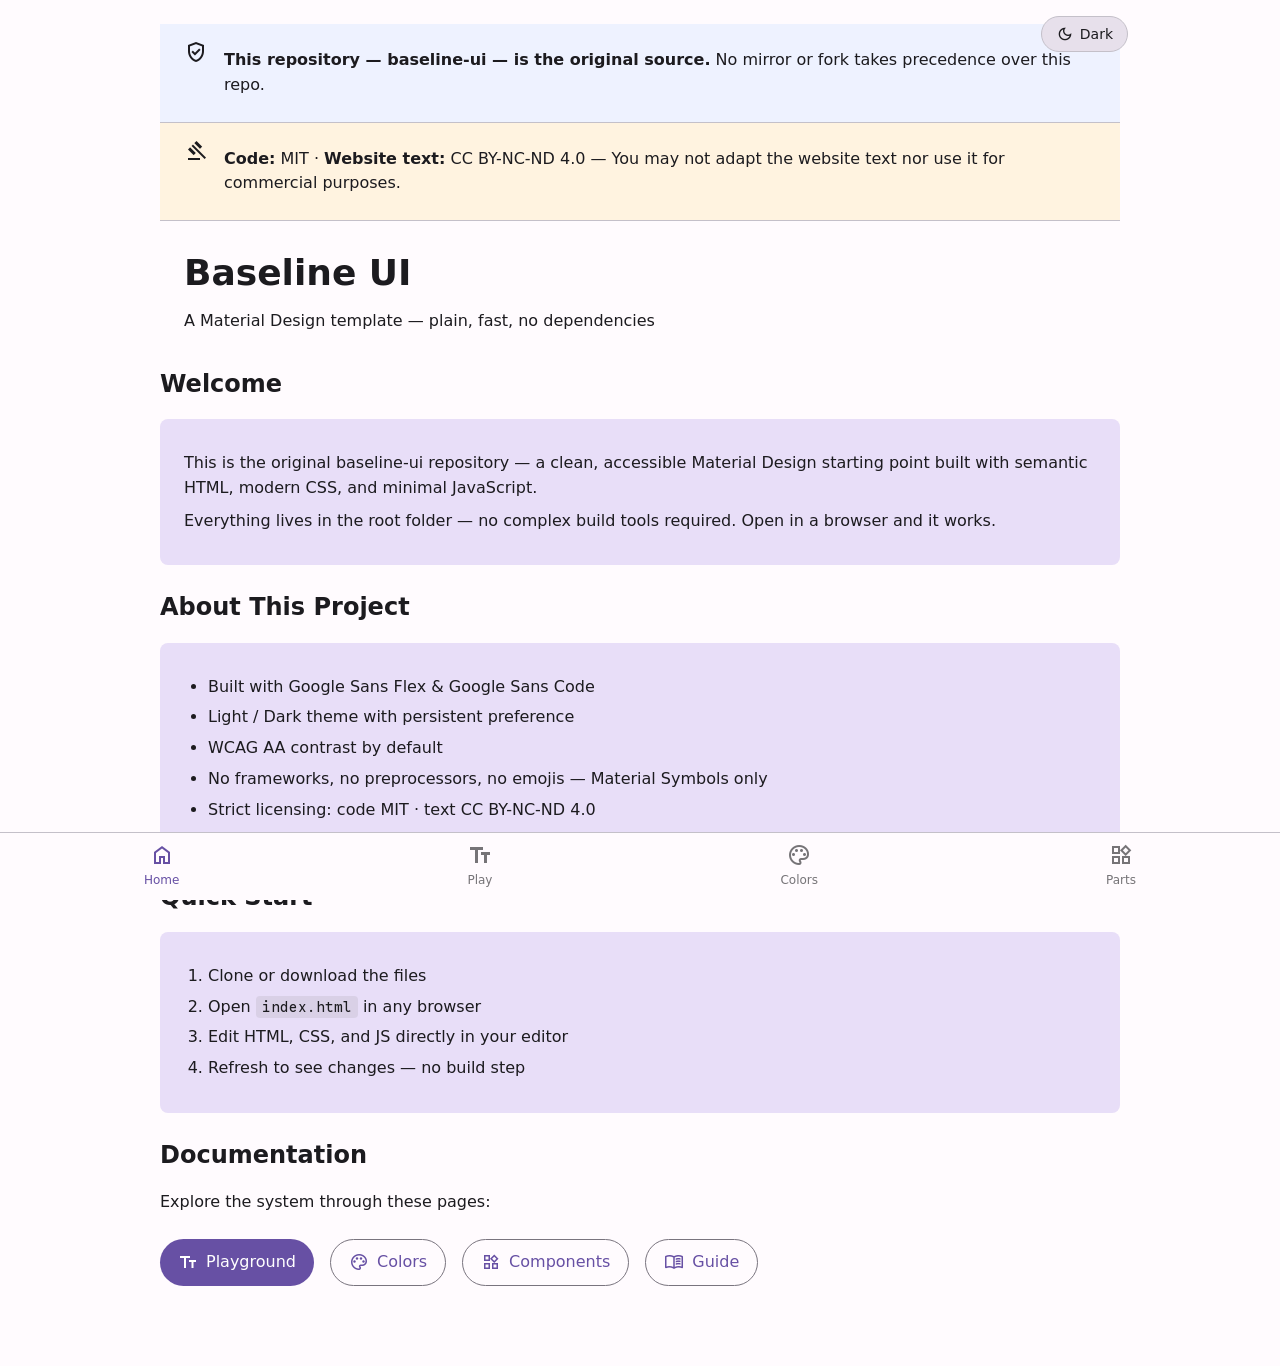
<file: index.html>
<!DOCTYPE html>
<html lang="en">
<head>
  <meta charset="UTF-8">
  <meta name="viewport" content="width=device-width, initial-scale=1.0">
  <title>Baseline UI</title>

  <!-- Material Symbols Icons -->
  <link rel="stylesheet" href="https://fonts.googleapis.com/css2?family=Material+Symbols+Outlined:opsz,wght,FILL,GRAD@20..48,100..700,0..1,-50..200" />

  <!-- Fonts -->
  <link rel="preconnect" href="https://fonts.googleapis.com">
  <link rel="preconnect" href="https://fonts.gstatic.com" crossorigin>
  <link href="https://fonts.googleapis.com/css2?family=Google+Sans+Code:ital,wght,MONO@0,300..800,0..1;1,300..800,0..1&family=Google+Sans+Flex:opsz,slnt,wdth,wght,GRAD,ROND@6..144,-10..0,25..151,1..1000,0..100,0..100&display=swap" rel="stylesheet">

  <!-- Shared Styles -->
  <link rel="stylesheet" href="styles.css">
</head>
<body>
  <main>
    <!-- Theme Toggle -->
    <div class="theme-toggle">
      <button id="theme-toggle-btn" class="theme-btn">
        <span class="material-symbols-outlined" style="font-size: 18px;">dark_mode</span>
        Dark
      </button>
    </div>

    <!-- Source Notice -->
    <div class="source-notice">
      <span class="material-symbols-outlined">verified_user</span>
      <div>
        <p class="body-md"><strong>This repository — baseline-ui — is the original source.</strong> No mirror or fork takes precedence over this repo.</p>
      </div>
    </div>

    <!-- License Notice -->
    <div class="license-notice">
      <span class="material-symbols-outlined">gavel</span>
      <div>
        <p class="body-md"><strong>Code:</strong> MIT · <strong>Website text:</strong> CC BY-NC-ND 4.0 — You may not adapt the website text nor use it for commercial purposes.</p>
      </div>
    </div>

    <!-- Page Header -->
    <div class="page-header">
      <h1 class="display-4xl">Baseline UI</h1>
      <p class="body-lg">A Material Design template — plain, fast, no dependencies</p>
    </div>

    <!-- Main Content -->
    <section>
      <h2 class="headline-lg">Welcome</h2>
      <div class="card-filled">
        <p>This is the original baseline-ui repository — a clean, accessible Material Design starting point built with semantic HTML, modern CSS, and minimal JavaScript.</p>
        <p>Everything lives in the root folder — no complex build tools required. Open in a browser and it works.</p>
      </div>

      <h2 class="headline-lg">About This Project</h2>
      <div class="card-filled">
        <ul>
          <li>Built with Google Sans Flex & Google Sans Code</li>
          <li>Light / Dark theme with persistent preference</li>
          <li>WCAG AA contrast by default</li>
          <li>No frameworks, no preprocessors, no emojis — Material Symbols only</li>
          <li>Strict licensing: code MIT · text CC BY-NC-ND 4.0</li>
        </ul>
      </div>

      <h2 class="headline-lg">Quick Start</h2>
      <div class="card-filled">
        <ol>
          <li>Clone or download the files</li>
          <li>Open <code>index.html</code> in any browser</li>
          <li>Edit HTML, CSS, and JS directly in your editor</li>
          <li>Refresh to see changes — no build step</li>
        </ol>
      </div>

      <h2 class="headline-lg">Documentation</h2>
      <p>Explore the system through these pages:</p>
      <div class="nav-links">
        <a href="vfp.html" class="btn-filled">
          <span class="material-symbols-outlined" style="font-size: 20px;">text_fields</span>
          Playground
        </a>
        <a href="colors.html" class="btn-outlined">
          <span class="material-symbols-outlined" style="font-size: 20px;">palette</span>
          Colors
        </a>
        <a href="components.html" class="btn-outlined">
          <span class="material-symbols-outlined" style="font-size: 20px;">widgets</span>
          Components
        </a>
        <a href="guide.html" class="btn-outlined">
          <span class="material-symbols-outlined" style="font-size: 20px;">menu_book</span>
          Guide
        </a>
      </div>
    </section>
  </main>

  <!-- Bottom Navigation -->
  <nav class="nav-bar">
    <a href="index.html" class="nav-item active">
      <span class="material-symbols-outlined">home</span>
      <span class="label-sm">Home</span>
    </a>
    <a href="vfp.html" class="nav-item">
      <span class="material-symbols-outlined">text_fields</span>
      <span class="label-sm">Play</span>
    </a>
    <a href="colors.html" class="nav-item">
      <span class="material-symbols-outlined">palette</span>
      <span class="label-sm">Colors</span>
    </a>
    <a href="components.html" class="nav-item">
      <span class="material-symbols-outlined">widgets</span>
      <span class="label-sm">Parts</span>
    </a>
  </nav>

  <!-- Base Scripts -->
  <script src="main.js"></script>
</body>
</html>
</file>
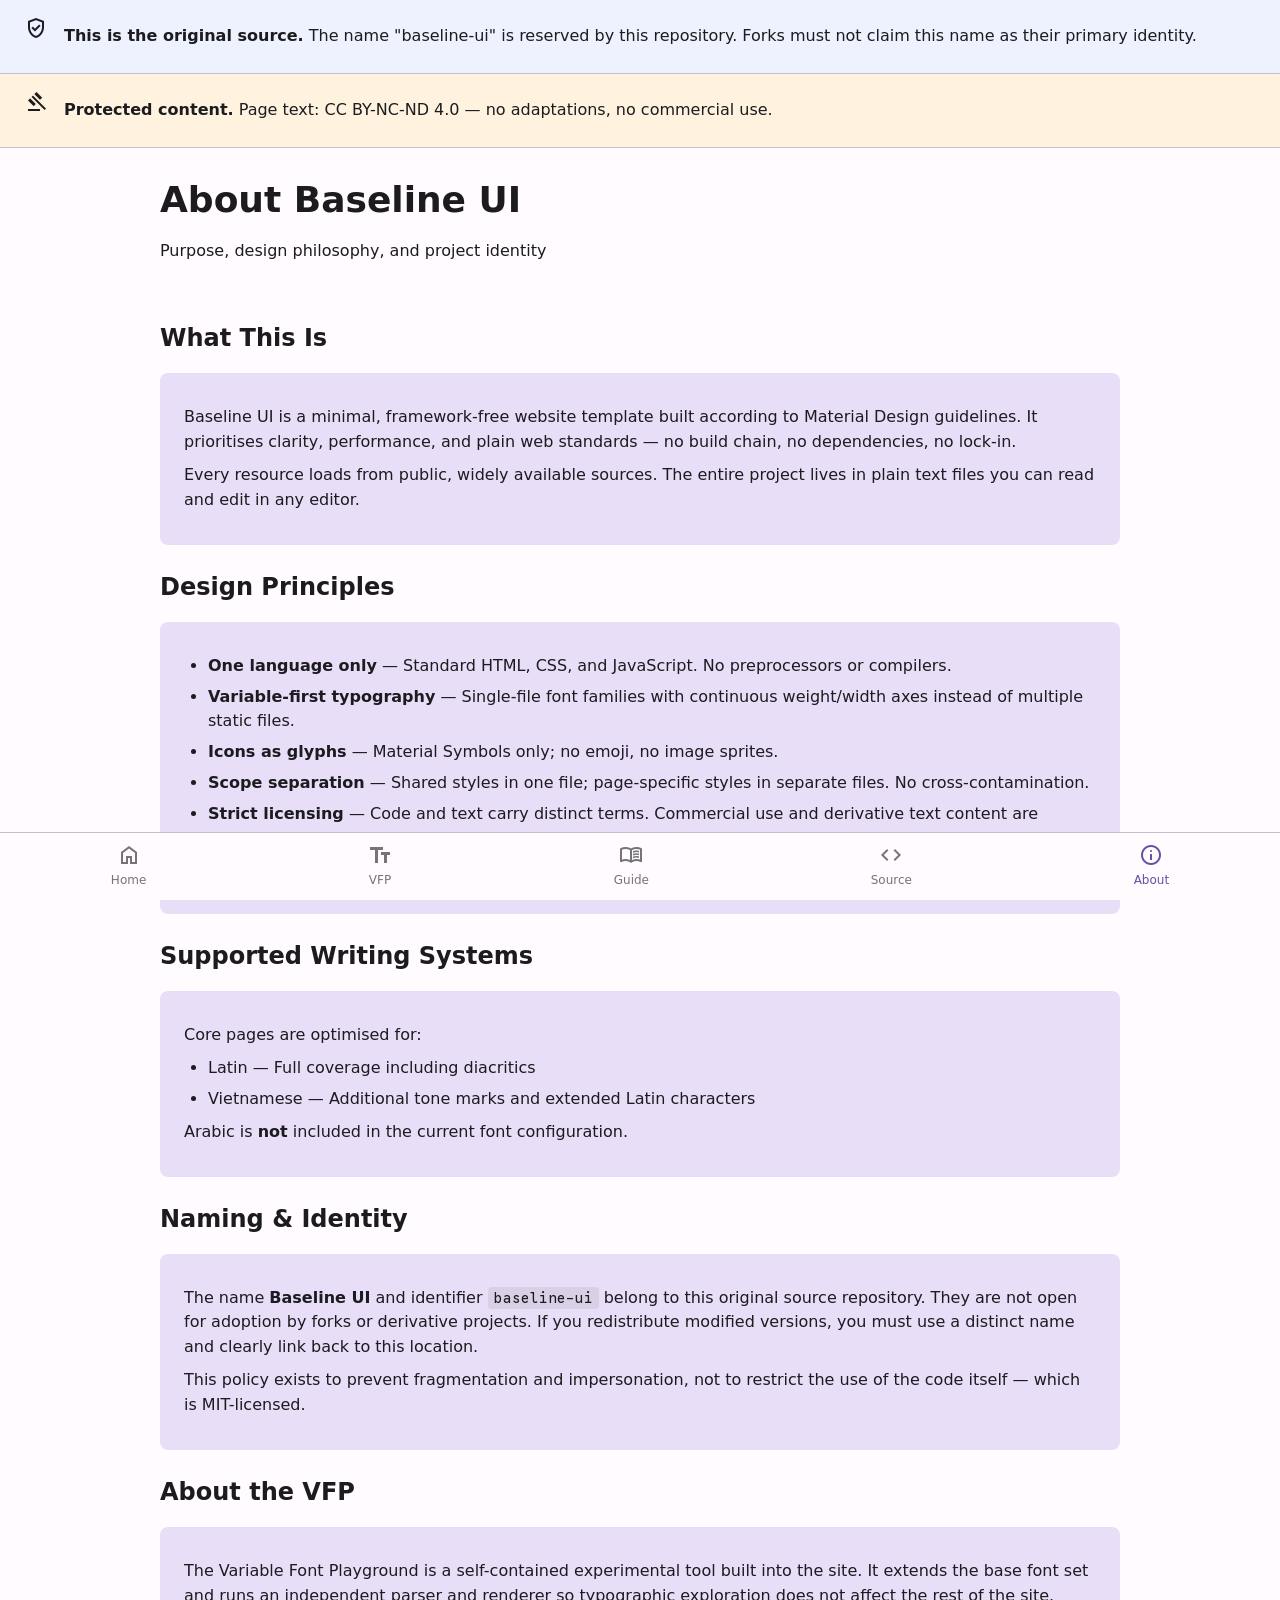
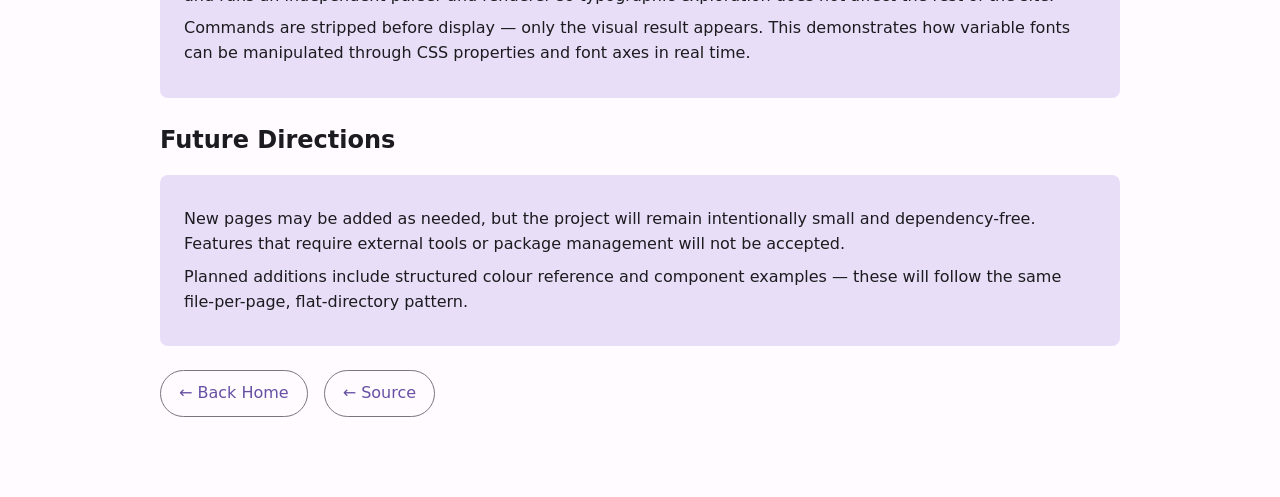
<file: about.html>
<!DOCTYPE html>
<html lang="en">
<head>
  <meta charset="UTF-8">
  <meta name="viewport" content="width=device-width, initial-scale=1.0">
  <meta name="description" content="About — Project purpose, philosophy, and identity">
  <title>About · Baseline UI</title>

  <!-- Core fonts only -->
  <link href="https://fonts.googleapis.com/css2?family=Google+Sans+Code:ital,wght,MONO@0,300..800,0..1;1,300..800,0..1&family=Google+Sans+Flex:opsz,slnt,wdth,wght,GRAD,ROND@6..144,-10..0,25..151,1..1000,0..100,0..100&display=swap" rel="stylesheet">
  <link rel="stylesheet" href="https://fonts.googleapis.com/css2?family=Material+Symbols+Outlined:wght@400&display=swap">
  <link rel="stylesheet" href="styles.css">
</head>
<body>

  <div class="source-notice">
    <span class="material-symbols-outlined">verified_user</span>
    <div>
      <p class="body-md"><strong>This is the original source.</strong> The name "baseline-ui" is reserved by this repository. Forks must not claim this name as their primary identity.</p>
    </div>
  </div>

  <div class="license-notice">
    <span class="material-symbols-outlined">gavel</span>
    <div>
      <p class="body-md"><strong>Protected content.</strong> Page text: CC BY-NC-ND 4.0 — no adaptations, no commercial use.</p>
    </div>
  </div>

  <header class="page-header">
    <h1 class="display-4xl">About Baseline UI</h1>
    <p class="body-lg" style="margin-top: 12px;">Purpose, design philosophy, and project identity</p>
  </header>

  <main>
    <section>
      <h2 class="headline-lg">What This Is</h2>
      <div class="card-filled">
        <p>Baseline UI is a minimal, framework-free website template built according to Material Design guidelines. It prioritises clarity, performance, and plain web standards — no build chain, no dependencies, no lock-in.</p>
        <p>Every resource loads from public, widely available sources. The entire project lives in plain text files you can read and edit in any editor.</p>
      </div>

      <h2 class="headline-lg">Design Principles</h2>
      <div class="card-filled">
        <ul>
          <li><strong>One language only</strong> — Standard HTML, CSS, and JavaScript. No preprocessors or compilers.</li>
          <li><strong>Variable-first typography</strong> — Single-file font families with continuous weight/width axes instead of multiple static files.</li>
          <li><strong>Icons as glyphs</strong> — Material Symbols only; no emoji, no image sprites.</li>
          <li><strong>Scope separation</strong> — Shared styles in one file; page-specific styles in separate files. No cross-contamination.</li>
          <li><strong>Strict licensing</strong> — Code and text carry distinct terms. Commercial use and derivative text content are restricted.</li>
          <li><strong>Flat file structure</strong> — Everything in root. No subfolders, no complex paths.</li>
        </ul>
      </div>

      <h2 class="headline-lg">Supported Writing Systems</h2>
      <div class="card-filled">
        <p>Core pages are optimised for:</p>
        <ul>
          <li>Latin — Full coverage including diacritics</li>
          <li>Vietnamese — Additional tone marks and extended Latin characters</li>
        </ul>
        <p>Arabic is <strong>not</strong> included in the current font configuration.</p>
      </div>

      <h2 class="headline-lg">Naming & Identity</h2>
      <div class="card-filled">
        <p>The name <strong>Baseline UI</strong> and identifier <code>baseline-ui</code> belong to this original source repository. They are not open for adoption by forks or derivative projects. If you redistribute modified versions, you must use a distinct name and clearly link back to this location.</p>
        <p>This policy exists to prevent fragmentation and impersonation, not to restrict the use of the code itself — which is MIT-licensed.</p>
      </div>

      <h2 class="headline-lg">About the VFP</h2>
      <div class="card-filled">
        <p>The Variable Font Playground is a self-contained experimental tool built into the site. It extends the base font set and runs an independent parser and renderer so typographic exploration does not affect the rest of the site.</p>
        <p>Commands are stripped before display — only the visual result appears. This demonstrates how variable fonts can be manipulated through CSS properties and font axes in real time.</p>
      </div>

      <h2 class="headline-lg">Future Directions</h2>
      <div class="card-filled">
        <p>New pages may be added as needed, but the project will remain intentionally small and dependency-free. Features that require external tools or package management will not be accepted.</p>
        <p>Planned additions include structured colour reference and component examples — these will follow the same file-per-page, flat-directory pattern.</p>
      </div>

      <div class="nav-links">
        <a href="index.html" class="btn-outlined">&larr; Back Home</a>
        <a href="source.html" class="btn-outlined">&larr; Source</a>
      </div>
    </section>
  </main>

  <nav class="nav-bar">
    <a href="index.html" class="nav-item">
      <span class="material-symbols-outlined">home</span>
      <span class="label-sm">Home</span>
    </a>
    <a href="vfp.html" class="nav-item">
      <span class="material-symbols-outlined">text_fields</span>
      <span class="label-sm">VFP</span>
    </a>
    <a href="guide.html" class="nav-item">
      <span class="material-symbols-outlined">menu_book</span>
      <span class="label-sm">Guide</span>
    </a>
    <a href="source.html" class="nav-item">
      <span class="material-symbols-outlined">code</span>
      <span class="label-sm">Source</span>
    </a>
    <a href="about.html" class="nav-item active">
      <span class="material-symbols-outlined">info</span>
      <span class="label-sm">About</span>
    </a>
  </nav>

  <script src="main.js"></script>
</body>
</html>
</file>
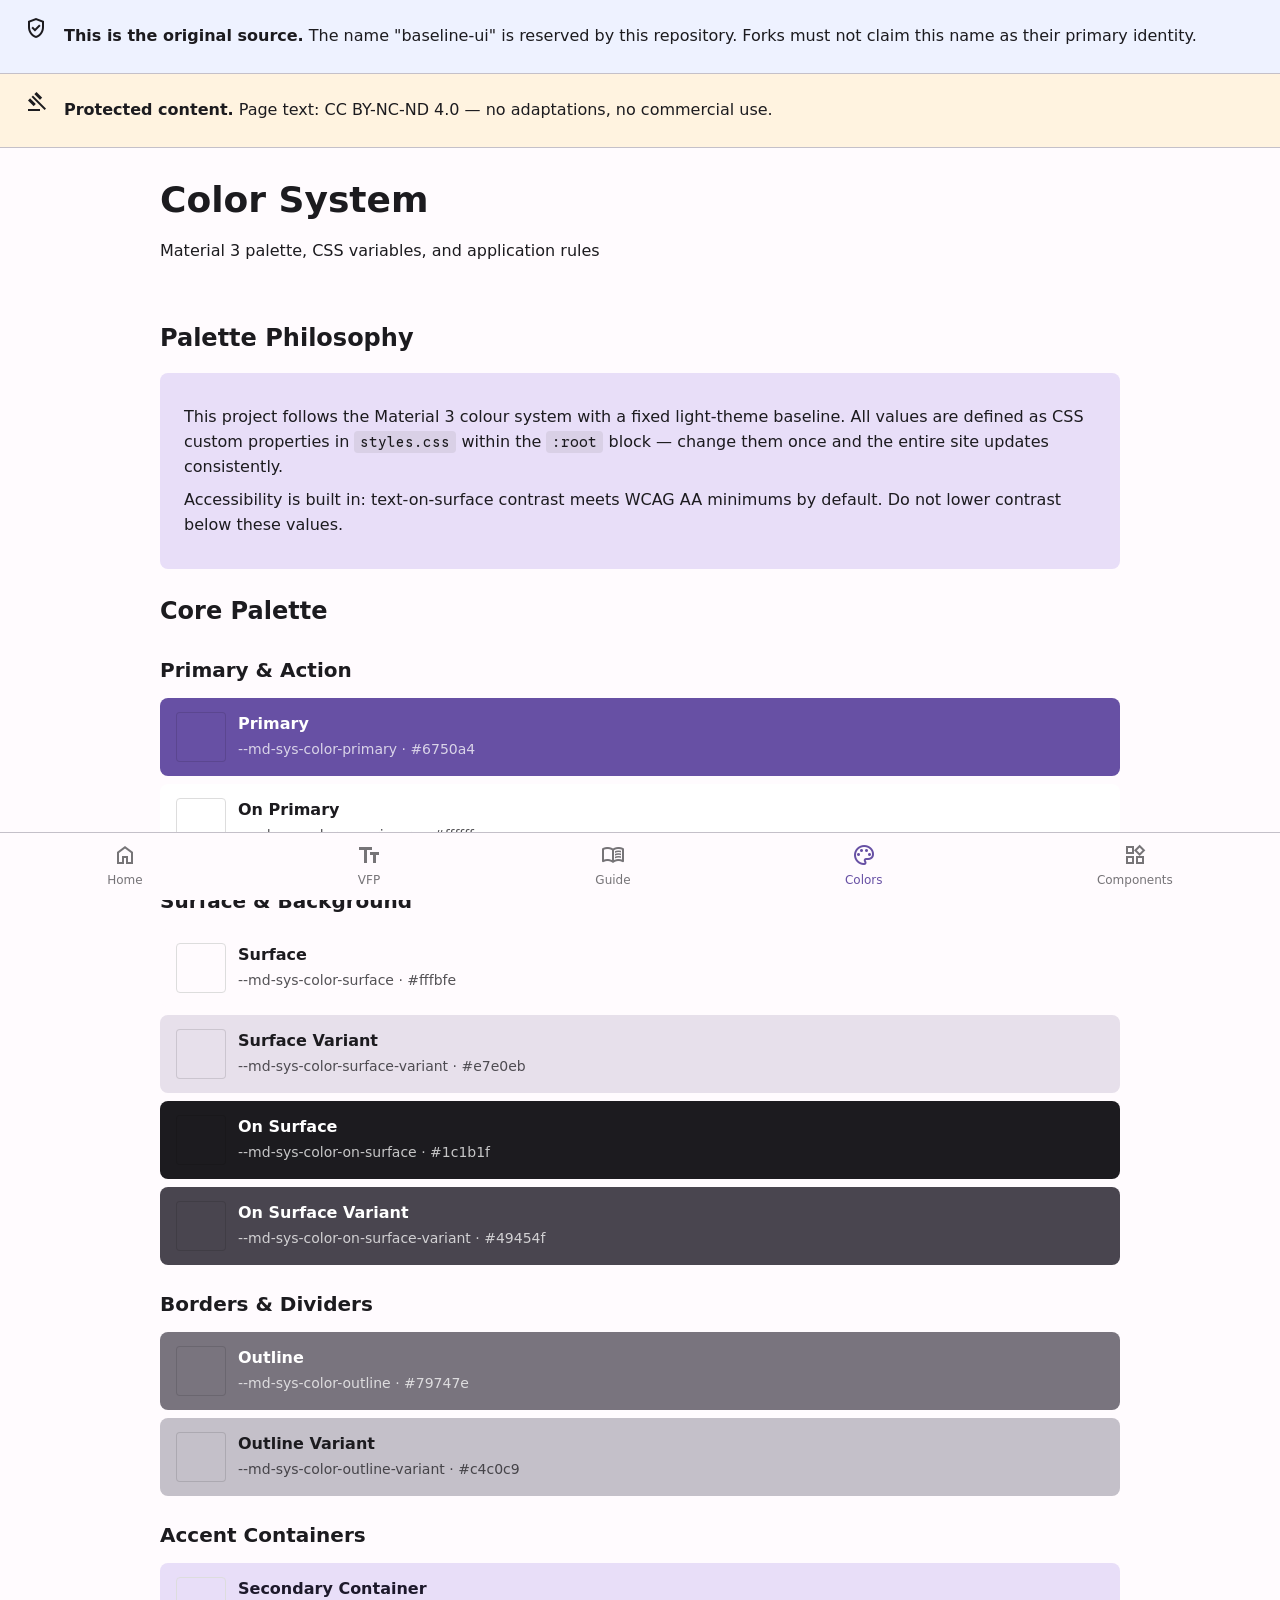
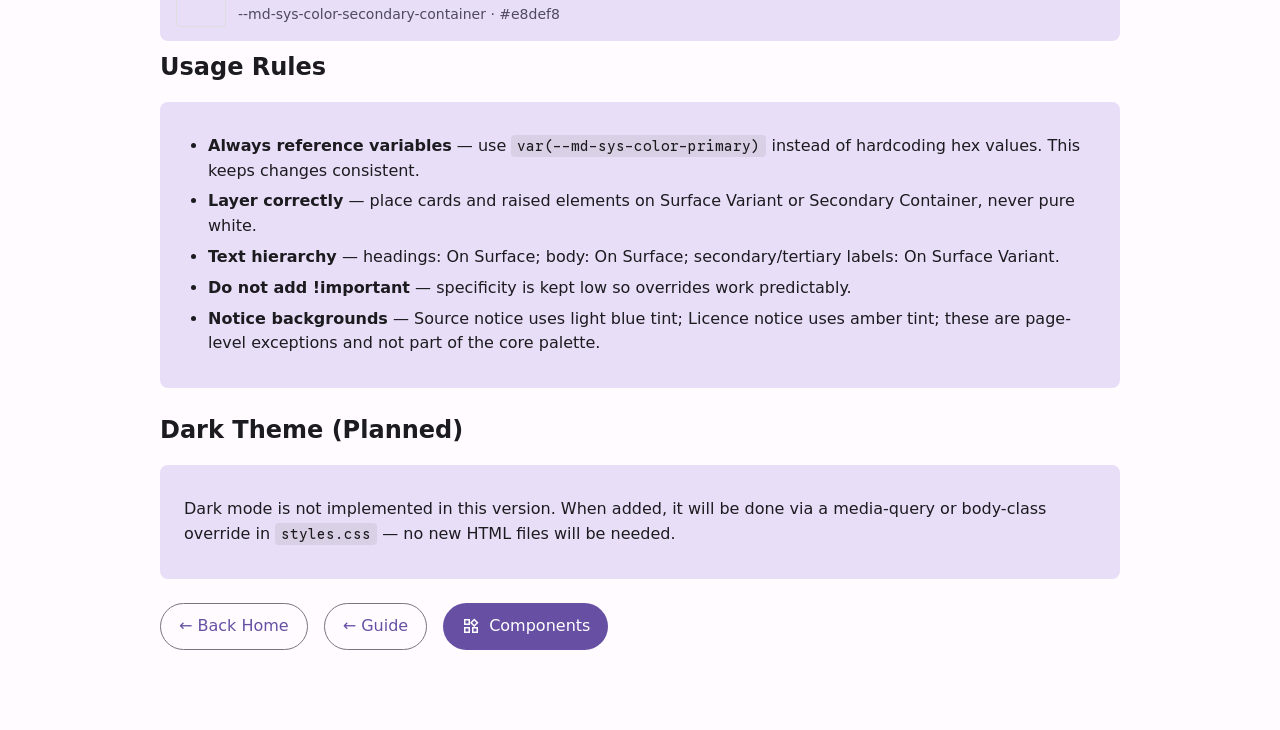
<file: colors.html>
<!DOCTYPE html>
<html lang="en">
<head>
  <meta charset="UTF-8">
  <meta name="viewport" content="width=device-width, initial-scale=1.0">
  <meta name="description" content="Colors — Material 3 palette, tokens, and usage rules">
  <title>Colors · Baseline UI</title>

  <!-- Core fonts only -->
  <link href="https://fonts.googleapis.com/css2?family=Google+Sans+Code:ital,wght,MONO@0,300..800,0..1;1,300..800,0..1&family=Google+Sans+Flex:opsz,slnt,wdth,wght,GRAD,ROND@6..144,-10..0,25..151,1..1000,0..100,0..100&display=swap" rel="stylesheet">
  <link rel="stylesheet" href="https://fonts.googleapis.com/css2?family=Material+Symbols+Outlined:wght@400&display=swap">
  <link rel="stylesheet" href="styles.css">
  <style>
    /* Page-specific swatch styles — kept minimal here; core variables in styles.css */
    .color-swatch {
      display: flex;
      align-items: center;
      gap: 12px;
      padding: 14px 16px;
      border-radius: 8px;
      margin: 8px 0;
    }
    .swatch-block {
      width: 48px;
      height: 48px;
      border-radius: 4px;
      border: 1px solid rgba(0,0,0,0.12);
      flex-shrink: 0;
    }
    .swatch-info {
      flex: 1;
    }
    .swatch-name {
      font-weight: 600;
      margin: 0;
    }
    .swatch-value {
      font-family: var(--md-font-mono);
      font-size: 0.875rem;
      opacity: 0.75;
      margin: 2px 0 0;
    }
  </style>
</head>
<body>

  <div class="source-notice">
    <span class="material-symbols-outlined">verified_user</span>
    <div>
      <p class="body-md"><strong>This is the original source.</strong> The name "baseline-ui" is reserved by this repository. Forks must not claim this name as their primary identity.</p>
    </div>
  </div>

  <div class="license-notice">
    <span class="material-symbols-outlined">gavel</span>
    <div>
      <p class="body-md"><strong>Protected content.</strong> Page text: CC BY-NC-ND 4.0 — no adaptations, no commercial use.</p>
    </div>
  </div>

  <header class="page-header">
    <h1 class="display-4xl">Color System</h1>
    <p class="body-lg" style="margin-top: 12px;">Material 3 palette, CSS variables, and application rules</p>
  </header>

  <main>
    <section>
      <h2 class="headline-lg">Palette Philosophy</h2>
      <div class="card-filled">
        <p>This project follows the Material 3 colour system with a fixed light-theme baseline. All values are defined as CSS custom properties in <code>styles.css</code> within the <code>:root</code> block — change them once and the entire site updates consistently.</p>
        <p>Accessibility is built in: text-on-surface contrast meets WCAG AA minimums by default. Do not lower contrast below these values.</p>
      </div>

      <h2 class="headline-lg">Core Palette</h2>

      <h3 class="title-xl">Primary & Action</h3>
      <div class="color-swatch" style="background-color: #6750a4; color: #fff;">
        <div class="swatch-block" style="background-color: #6750a4;"></div>
        <div class="swatch-info">
          <p class="swatch-name">Primary</p>
          <p class="swatch-value">--md-sys-color-primary · #6750a4</p>
        </div>
      </div>
      <div class="color-swatch" style="background-color: #ffffff; color: #1c1b1f;">
        <div class="swatch-block" style="background-color: #ffffff; border-color: #ddd;"></div>
        <div class="swatch-info">
          <p class="swatch-name">On Primary</p>
          <p class="swatch-value">--md-sys-color-on-primary · #ffffff</p>
        </div>
      </div>

      <h3 class="title-xl">Surface & Background</h3>
      <div class="color-swatch" style="background-color: #fffbfe; color: #1c1b1f;">
        <div class="swatch-block" style="background-color: #fffbfe; border-color: #ddd;"></div>
        <div class="swatch-info">
          <p class="swatch-name">Surface</p>
          <p class="swatch-value">--md-sys-color-surface · #fffbfe</p>
        </div>
      </div>
      <div class="color-swatch" style="background-color: #e7e0eb; color: #1c1b1f;">
        <div class="swatch-block" style="background-color: #e7e0eb;"></div>
        <div class="swatch-info">
          <p class="swatch-name">Surface Variant</p>
          <p class="swatch-value">--md-sys-color-surface-variant · #e7e0eb</p>
        </div>
      </div>
      <div class="color-swatch" style="background-color: #1c1b1f; color: #ffffff;">
        <div class="swatch-block" style="background-color: #1c1b1f;"></div>
        <div class="swatch-info">
          <p class="swatch-name">On Surface</p>
          <p class="swatch-value">--md-sys-color-on-surface · #1c1b1f</p>
        </div>
      </div>
      <div class="color-swatch" style="background-color: #49454f; color: #ffffff;">
        <div class="swatch-block" style="background-color: #49454f;"></div>
        <div class="swatch-info">
          <p class="swatch-name">On Surface Variant</p>
          <p class="swatch-value">--md-sys-color-on-surface-variant · #49454f</p>
        </div>
      </div>

      <h3 class="title-xl">Borders & Dividers</h3>
      <div class="color-swatch" style="background-color: #79747e; color: #ffffff;">
        <div class="swatch-block" style="background-color: #79747e;"></div>
        <div class="swatch-info">
          <p class="swatch-name">Outline</p>
          <p class="swatch-value">--md-sys-color-outline · #79747e</p>
        </div>
      </div>
      <div class="color-swatch" style="background-color: #c4c0c9; color: #1c1b1f;">
        <div class="swatch-block" style="background-color: #c4c0c9;"></div>
        <div class="swatch-info">
          <p class="swatch-name">Outline Variant</p>
          <p class="swatch-value">--md-sys-color-outline-variant · #c4c0c9</p>
        </div>
      </div>

      <h3 class="title-xl">Accent Containers</h3>
      <div class="color-swatch" style="background-color: #e8def8; color: #1d192b;">
        <div class="swatch-block" style="background-color: #e8def8; border-color: #ddd;"></div>
        <div class="swatch-info">
          <p class="swatch-name">Secondary Container</p>
          <p class="swatch-value">--md-sys-color-secondary-container · #e8def8</p>
        </div>
      </div>

      <h2 class="headline-lg">Usage Rules</h2>
      <div class="card-filled">
        <ul>
          <li><strong>Always reference variables</strong> — use <code>var(--md-sys-color-primary)</code> instead of hardcoding hex values. This keeps changes consistent.</li>
          <li><strong>Layer correctly</strong> — place cards and raised elements on Surface Variant or Secondary Container, never pure white.</li>
          <li><strong>Text hierarchy</strong> — headings: On Surface; body: On Surface; secondary/tertiary labels: On Surface Variant.</li>
          <li><strong>Do not add !important</strong> — specificity is kept low so overrides work predictably.</li>
          <li><strong>Notice backgrounds</strong> — Source notice uses light blue tint; Licence notice uses amber tint; these are page-level exceptions and not part of the core palette.</li>
        </ul>
      </div>

      <h2 class="headline-lg">Dark Theme (Planned)</h2>
      <div class="card-filled">
        <p>Dark mode is not implemented in this version. When added, it will be done via a media-query or body-class override in <code>styles.css</code> — no new HTML files will be needed.</p>
      </div>

      <div class="nav-links">
        <a href="index.html" class="btn-outlined">&larr; Back Home</a>
        <a href="guide.html" class="btn-outlined">&larr; Guide</a>
        <a href="components.html" class="btn-filled">
          <span class="material-symbols-outlined" style="font-size: 20px;">widgets</span>
          Components
        </a>
      </div>
    </section>
  </main>

  <nav class="nav-bar">
    <a href="index.html" class="nav-item">
      <span class="material-symbols-outlined">home</span>
      <span class="label-sm">Home</span>
    </a>
    <a href="vfp.html" class="nav-item">
      <span class="material-symbols-outlined">text_fields</span>
      <span class="label-sm">VFP</span>
    </a>
    <a href="guide.html" class="nav-item">
      <span class="material-symbols-outlined">menu_book</span>
      <span class="label-sm">Guide</span>
    </a>
    <a href="colors.html" class="nav-item active">
      <span class="material-symbols-outlined">palette</span>
      <span class="label-sm">Colors</span>
    </a>
    <a href="components.html" class="nav-item">
      <span class="material-symbols-outlined">widgets</span>
      <span class="label-sm">Components</span>
    </a>
  </nav>

  <script src="main.js"></script>
</body>
</html>
</file>
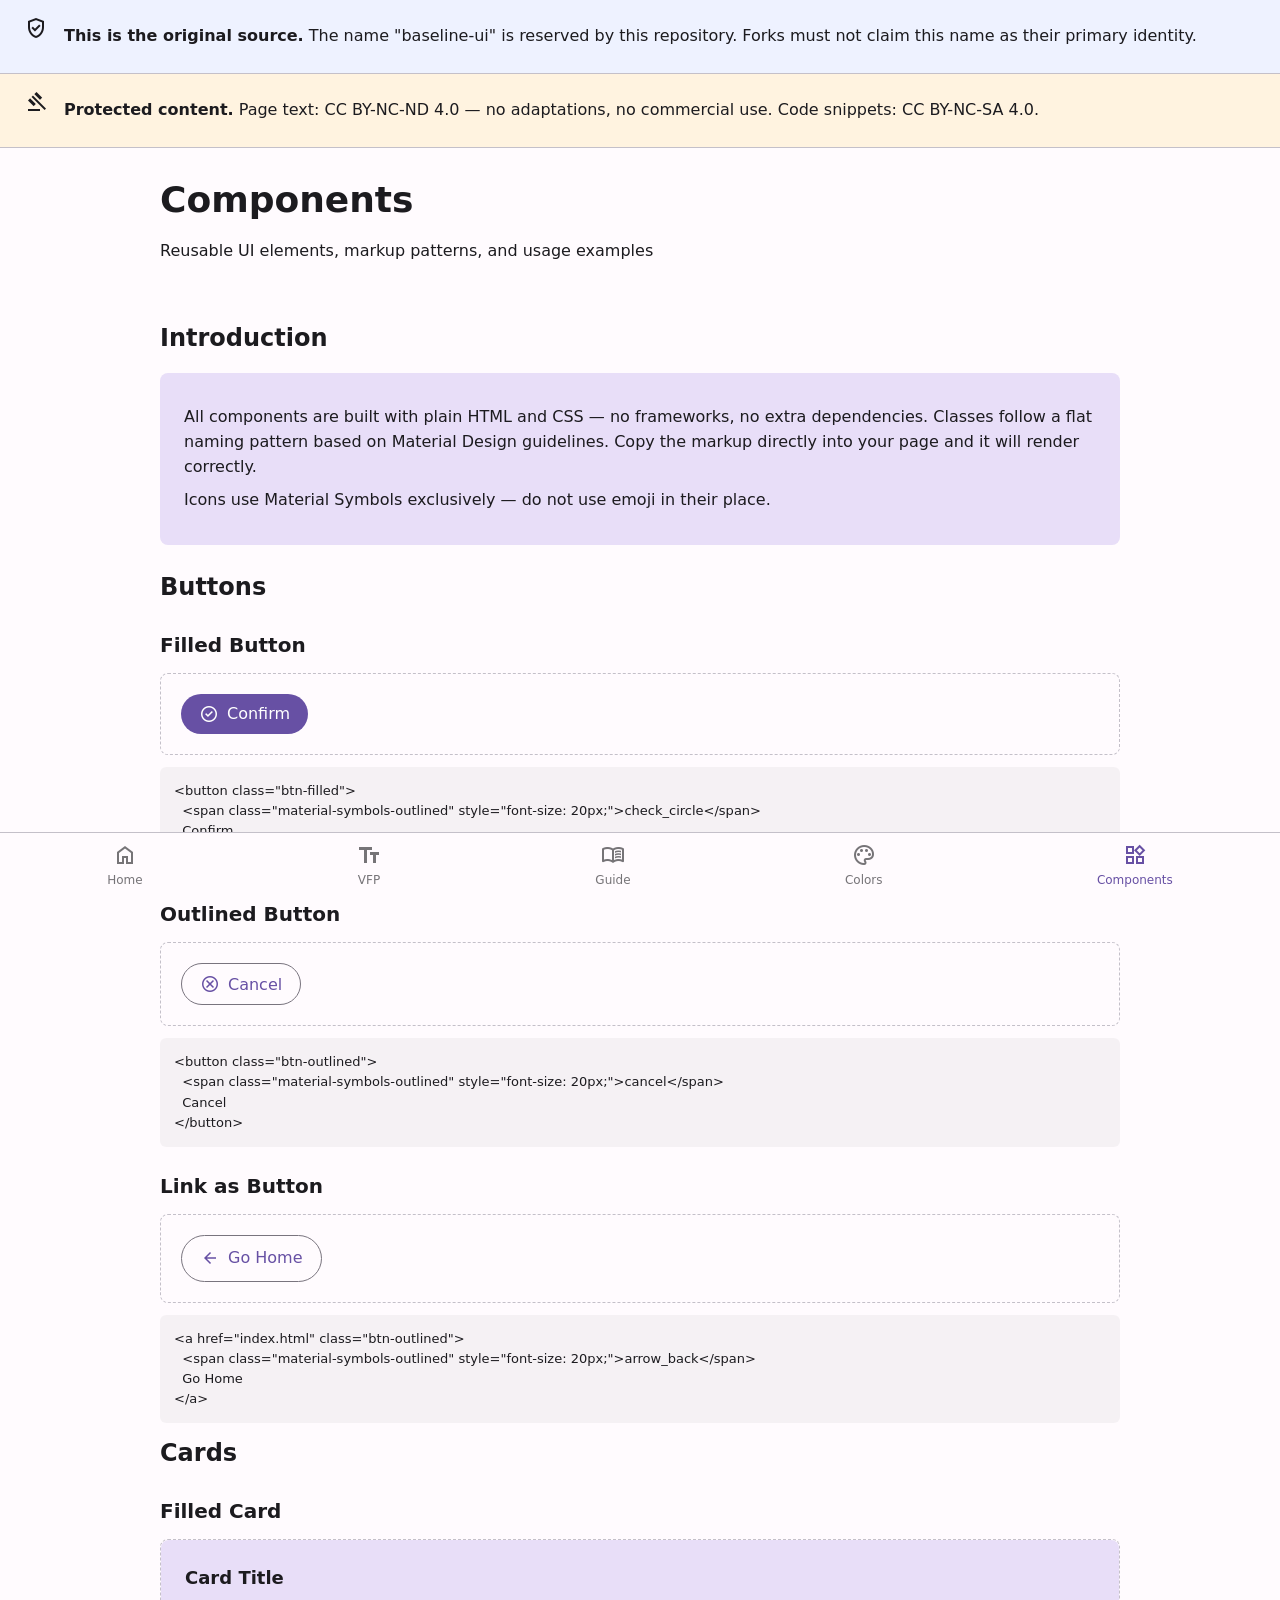
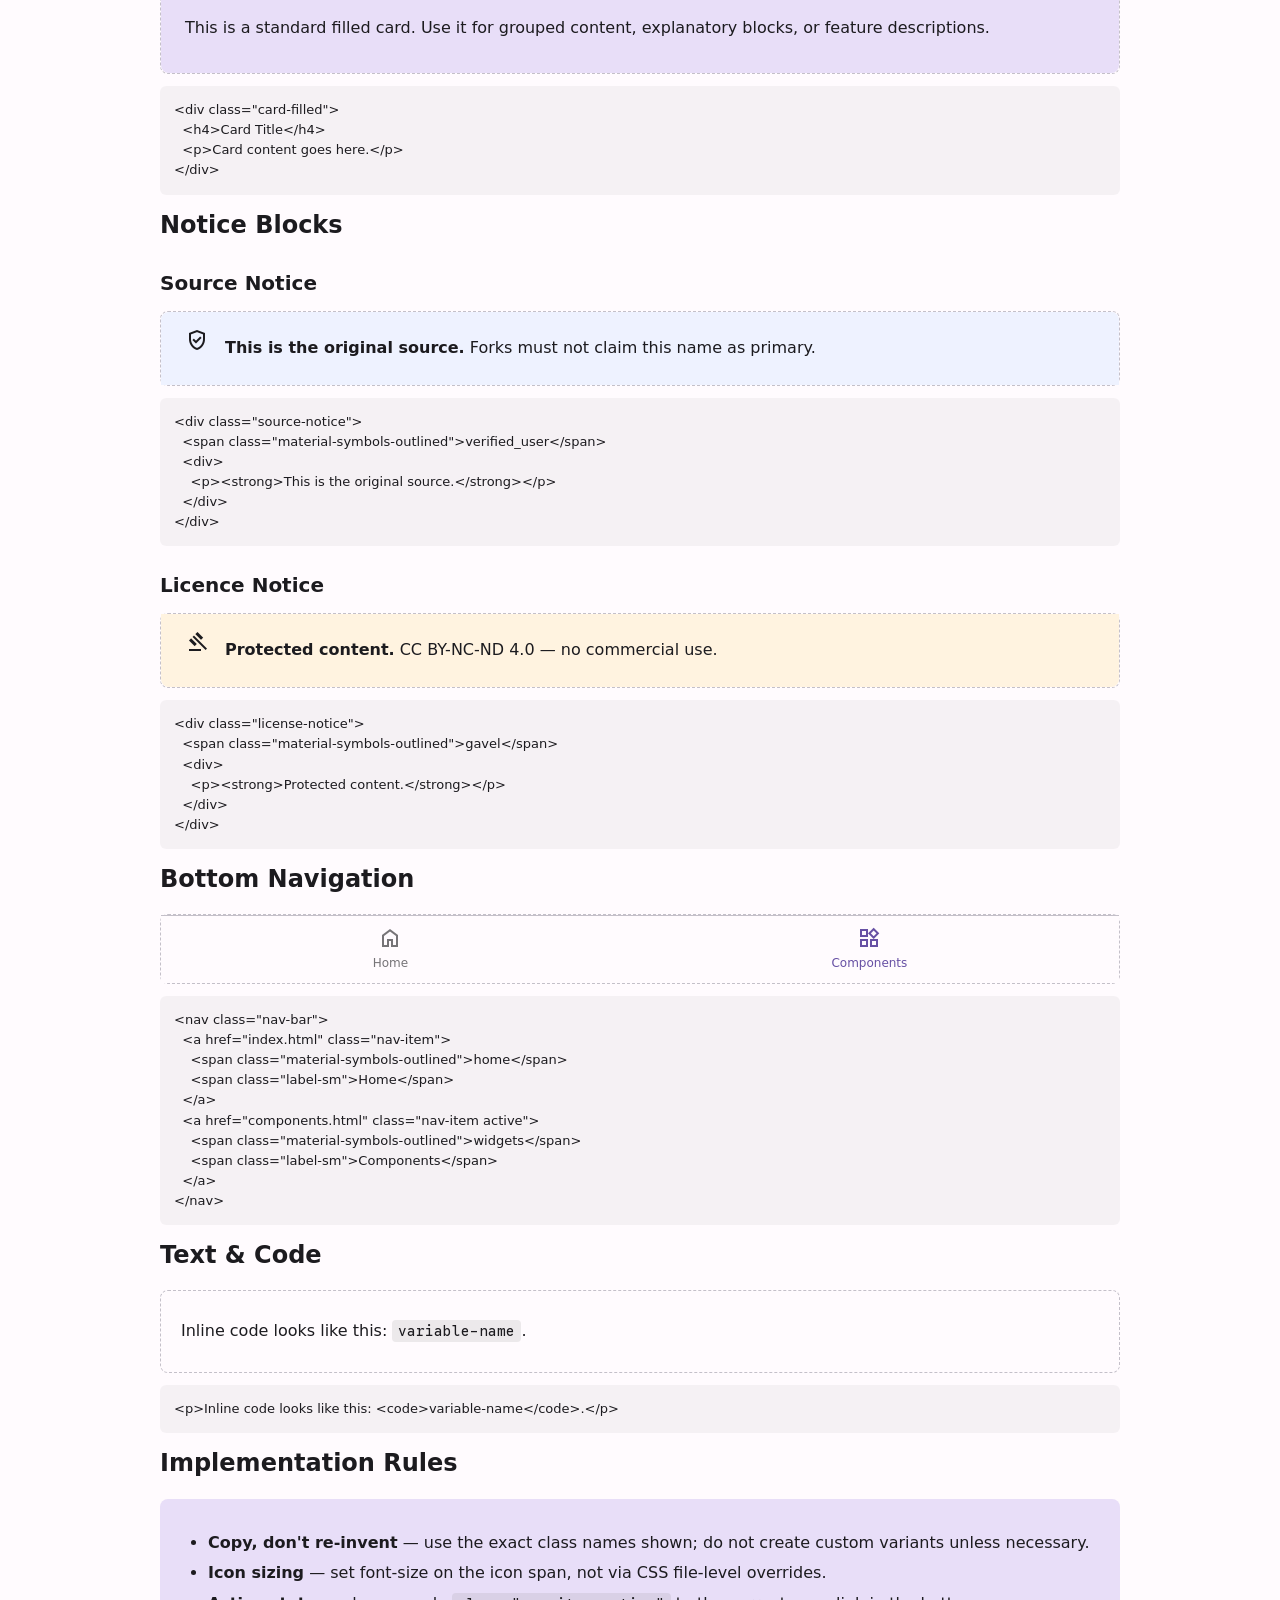
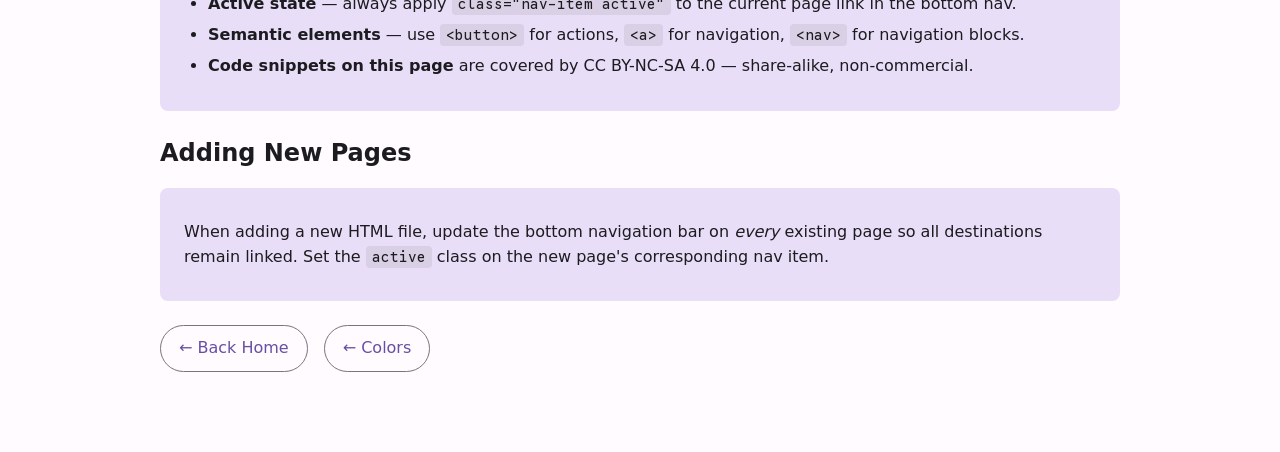
<file: components.html>
<!DOCTYPE html>
<html lang="en">
<head>
  <meta charset="UTF-8">
  <meta name="viewport" content="width=device-width, initial-scale=1.0">
  <meta name="description" content="Components — Reusable UI elements, markup patterns, and code snippets">
  <title>Components · Baseline UI</title>

  <!-- Core fonts only -->
  <link href="https://fonts.googleapis.com/css2?family=Google+Sans+Code:ital,wght,MONO@0,300..800,0..1;1,300..800,0..1&family=Google+Sans+Flex:opsz,slnt,wdth,wght,GRAD,ROND@6..144,-10..0,25..151,1..1000,0..100,0..100&display=swap" rel="stylesheet">
  <link rel="stylesheet" href="https://fonts.googleapis.com/css2?family=Material+Symbols+Outlined:wght@400&display=swap">
  <link rel="stylesheet" href="styles.css">
  <style>
    /* Page-specific preview styles */
    .preview-block {
      border: 1px dashed var(--md-sys-color-outline-variant);
      border-radius: 8px;
      padding: 20px;
      margin: 12px 0;
    }
    .code-block {
      background-color: rgba(0,0,0,0.04);
      border-radius: 6px;
      padding: 14px;
      font-family: var(--md-font-mono);
      font-size: 0.8125rem;
      white-space: pre;
      overflow-x: auto;
      margin: 12px 0;
    }
  </style>
</head>
<body>

  <div class="source-notice">
    <span class="material-symbols-outlined">verified_user</span>
    <div>
      <p class="body-md"><strong>This is the original source.</strong> The name "baseline-ui" is reserved by this repository. Forks must not claim this name as their primary identity.</p>
    </div>
  </div>

  <div class="license-notice">
    <span class="material-symbols-outlined">gavel</span>
    <div>
      <p class="body-md"><strong>Protected content.</strong> Page text: CC BY-NC-ND 4.0 — no adaptations, no commercial use. Code snippets: CC BY-NC-SA 4.0.</p>
    </div>
  </div>

  <header class="page-header">
    <h1 class="display-4xl">Components</h1>
    <p class="body-lg" style="margin-top: 12px;">Reusable UI elements, markup patterns, and usage examples</p>
  </header>

  <main>
    <section>
      <h2 class="headline-lg">Introduction</h2>
      <div class="card-filled">
        <p>All components are built with plain HTML and CSS — no frameworks, no extra dependencies. Classes follow a flat naming pattern based on Material Design guidelines. Copy the markup directly into your page and it will render correctly.</p>
        <p>Icons use Material Symbols exclusively — do not use emoji in their place.</p>
      </div>

      <h2 class="headline-lg">Buttons</h2>

      <h3 class="title-xl">Filled Button</h3>
      <div class="preview-block">
        <button class="btn-filled">
          <span class="material-symbols-outlined" style="font-size: 20px;">check_circle</span>
          Confirm
        </button>
      </div>
      <div class="code-block">&lt;button class="btn-filled"&gt;
  &lt;span class="material-symbols-outlined" style="font-size: 20px;"&gt;check_circle&lt;/span&gt;
  Confirm
&lt;/button&gt;</div>

      <h3 class="title-xl">Outlined Button</h3>
      <div class="preview-block">
        <button class="btn-outlined">
          <span class="material-symbols-outlined" style="font-size: 20px;">cancel</span>
          Cancel
        </button>
      </div>
      <div class="code-block">&lt;button class="btn-outlined"&gt;
  &lt;span class="material-symbols-outlined" style="font-size: 20px;"&gt;cancel&lt;/span&gt;
  Cancel
&lt;/button&gt;</div>

      <h3 class="title-xl">Link as Button</h3>
      <div class="preview-block">
        <a href="index.html" class="btn-outlined">
          <span class="material-symbols-outlined" style="font-size: 20px;">arrow_back</span>
          Go Home
        </a>
      </div>
      <div class="code-block">&lt;a href="index.html" class="btn-outlined"&gt;
  &lt;span class="material-symbols-outlined" style="font-size: 20px;"&gt;arrow_back&lt;/span&gt;
  Go Home
&lt;/a&gt;</div>

      <h2 class="headline-lg">Cards</h2>

      <h3 class="title-xl">Filled Card</h3>
      <div class="preview-block" style="padding: 0;">
        <div class="card-filled" style="margin: 0;">
          <h4 style="margin-top: 0; font-size: 1.125rem;">Card Title</h4>
          <p>This is a standard filled card. Use it for grouped content, explanatory blocks, or feature descriptions.</p>
        </div>
      </div>
      <div class="code-block">&lt;div class="card-filled"&gt;
  &lt;h4&gt;Card Title&lt;/h4&gt;
  &lt;p&gt;Card content goes here.&lt;/p&gt;
&lt;/div&gt;</div>

      <h2 class="headline-lg">Notice Blocks</h2>

      <h3 class="title-xl">Source Notice</h3>
      <div class="preview-block" style="padding: 0;">
        <div class="source-notice" style="border-radius: 8px 8px 0 0; border: none; margin: 0;">
          <span class="material-symbols-outlined">verified_user</span>
          <div>
            <p class="body-md"><strong>This is the original source.</strong> Forks must not claim this name as primary.</p>
          </div>
        </div>
      </div>
      <div class="code-block">&lt;div class="source-notice"&gt;
  &lt;span class="material-symbols-outlined"&gt;verified_user&lt;/span&gt;
  &lt;div&gt;
    &lt;p&gt;&lt;strong&gt;This is the original source.&lt;/strong&gt;&lt;/p&gt;
  &lt;/div&gt;
&lt;/div&gt;</div>

      <h3 class="title-xl">Licence Notice</h3>
      <div class="preview-block" style="padding: 0;">
        <div class="license-notice" style="border-radius: 0 0 8px 8px; border: none; margin: 0;">
          <span class="material-symbols-outlined">gavel</span>
          <div>
            <p class="body-md"><strong>Protected content.</strong> CC BY-NC-ND 4.0 — no commercial use.</p>
          </div>
        </div>
      </div>
      <div class="code-block">&lt;div class="license-notice"&gt;
  &lt;span class="material-symbols-outlined"&gt;gavel&lt;/span&gt;
  &lt;div&gt;
    &lt;p&gt;&lt;strong&gt;Protected content.&lt;/strong&gt;&lt;/p&gt;
  &lt;/div&gt;
&lt;/div&gt;</div>

      <h2 class="headline-lg">Bottom Navigation</h2>
      <div class="preview-block" style="padding: 0;">
        <nav class="nav-bar" style="position: relative;">
          <a href="index.html" class="nav-item">
            <span class="material-symbols-outlined">home</span>
            <span class="label-sm">Home</span>
          </a>
          <a href="components.html" class="nav-item active">
            <span class="material-symbols-outlined">widgets</span>
            <span class="label-sm">Components</span>
          </a>
        </nav>
      </div>
      <div class="code-block">&lt;nav class="nav-bar"&gt;
  &lt;a href="index.html" class="nav-item"&gt;
    &lt;span class="material-symbols-outlined"&gt;home&lt;/span&gt;
    &lt;span class="label-sm"&gt;Home&lt;/span&gt;
  &lt;/a&gt;
  &lt;a href="components.html" class="nav-item active"&gt;
    &lt;span class="material-symbols-outlined"&gt;widgets&lt;/span&gt;
    &lt;span class="label-sm"&gt;Components&lt;/span&gt;
  &lt;/a&gt;
&lt;/nav&gt;</div>

      <h2 class="headline-lg">Text & Code</h2>
      <div class="preview-block">
        <p>Inline code looks like this: <code>variable-name</code>.</p>
      </div>
      <div class="code-block">&lt;p&gt;Inline code looks like this: &lt;code&gt;variable-name&lt;/code&gt;.&lt;/p&gt;</div>

      <h2 class="headline-lg">Implementation Rules</h2>
      <div class="card-filled">
        <ul>
          <li><strong>Copy, don't re-invent</strong> — use the exact class names shown; do not create custom variants unless necessary.</li>
          <li><strong>Icon sizing</strong> — set font-size on the icon span, not via CSS file-level overrides.</li>
          <li><strong>Active state</strong> — always apply <code>class="nav-item active"</code> to the current page link in the bottom nav.</li>
          <li><strong>Semantic elements</strong> — use <code>&lt;button&gt;</code> for actions, <code>&lt;a&gt;</code> for navigation, <code>&lt;nav&gt;</code> for navigation blocks.</li>
          <li><strong>Code snippets on this page</strong> are covered by CC BY-NC-SA 4.0 — share-alike, non-commercial.</li>
        </ul>
      </div>

      <h2 class="headline-lg">Adding New Pages</h2>
      <div class="card-filled">
        <p>When adding a new HTML file, update the bottom navigation bar on <em>every</em> existing page so all destinations remain linked. Set the <code>active</code> class on the new page's corresponding nav item.</p>
      </div>

      <div class="nav-links">
        <a href="index.html" class="btn-outlined">&larr; Back Home</a>
        <a href="colors.html" class="btn-outlined">&larr; Colors</a>
      </div>
    </section>
  </main>

  <nav class="nav-bar">
    <a href="index.html" class="nav-item">
      <span class="material-symbols-outlined">home</span>
      <span class="label-sm">Home</span>
    </a>
    <a href="vfp.html" class="nav-item">
      <span class="material-symbols-outlined">text_fields</span>
      <span class="label-sm">VFP</span>
    </a>
    <a href="guide.html" class="nav-item">
      <span class="material-symbols-outlined">menu_book</span>
      <span class="label-sm">Guide</span>
    </a>
    <a href="colors.html" class="nav-item">
      <span class="material-symbols-outlined">palette</span>
      <span class="label-sm">Colors</span>
    </a>
    <a href="components.html" class="nav-item active">
      <span class="material-symbols-outlined">widgets</span>
      <span class="label-sm">Components</span>
    </a>
  </nav>

  <script src="main.js"></script>
</body>
</html>
</file>
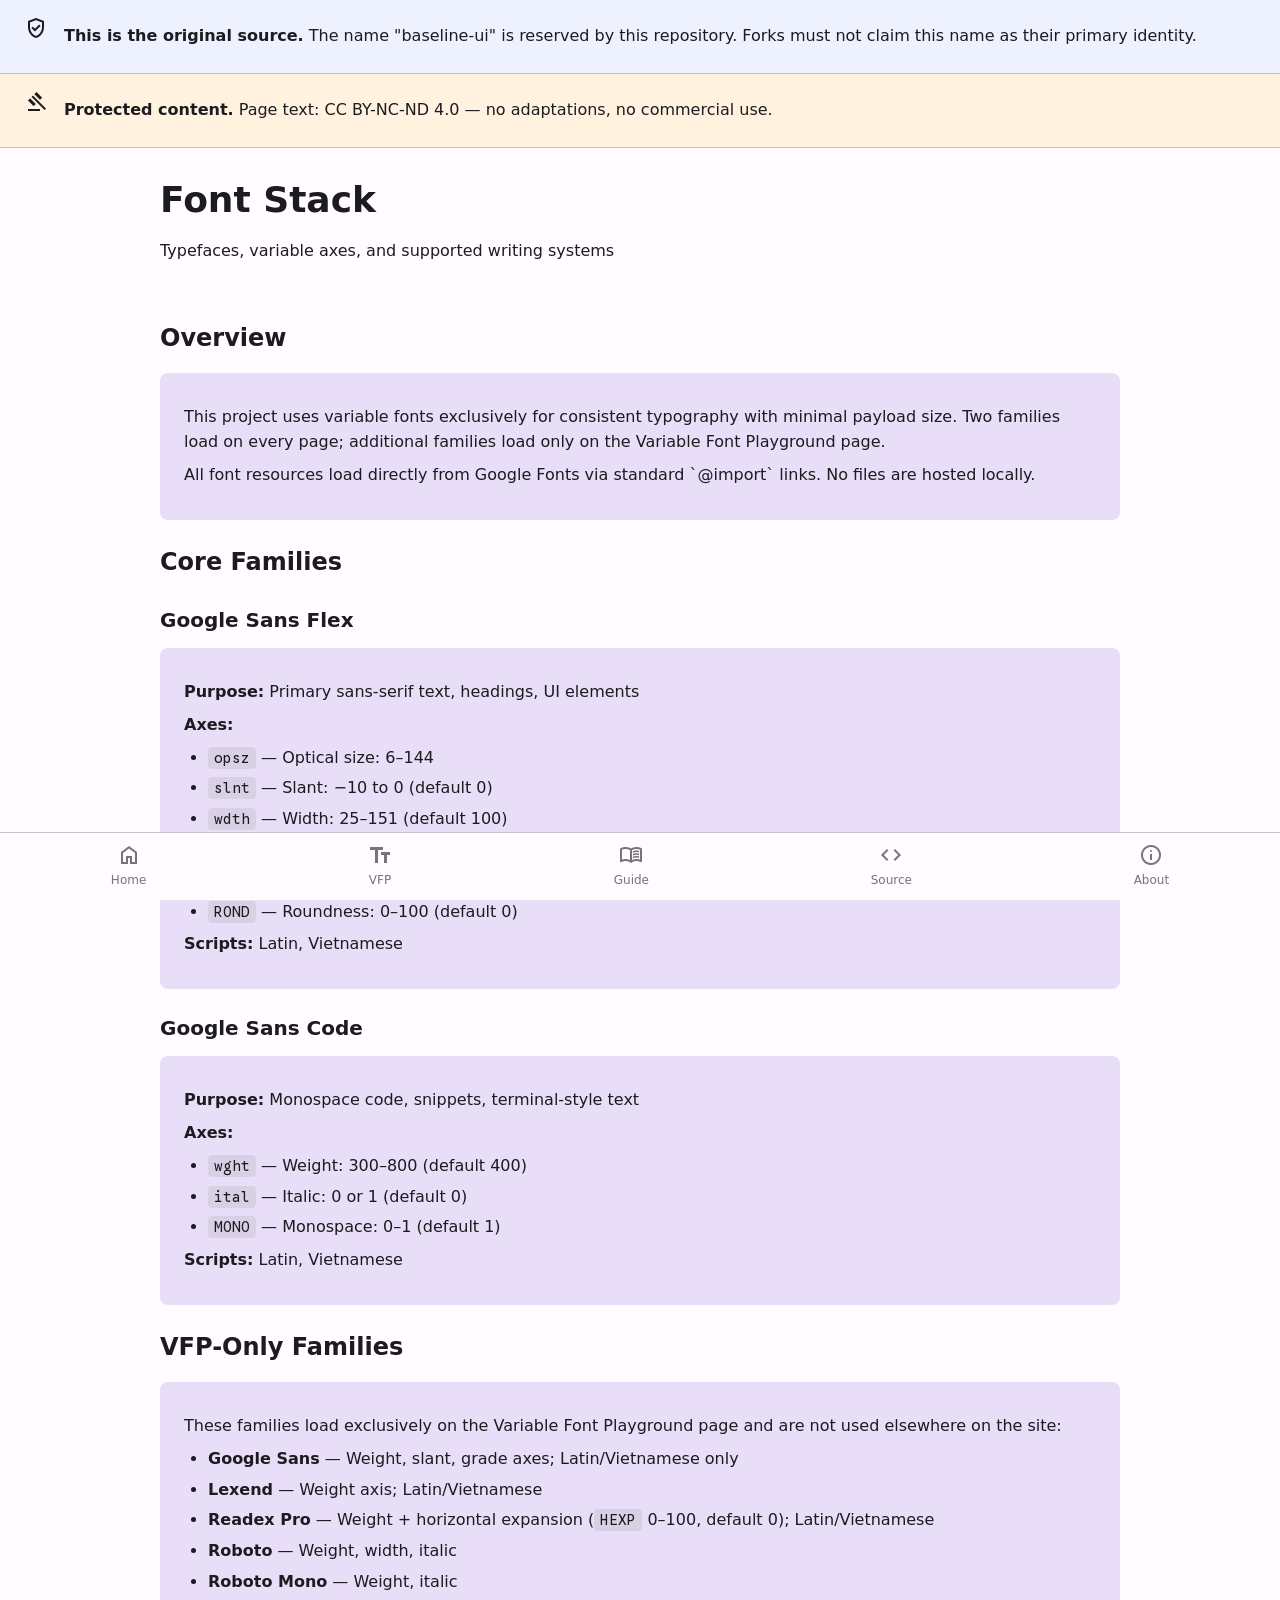
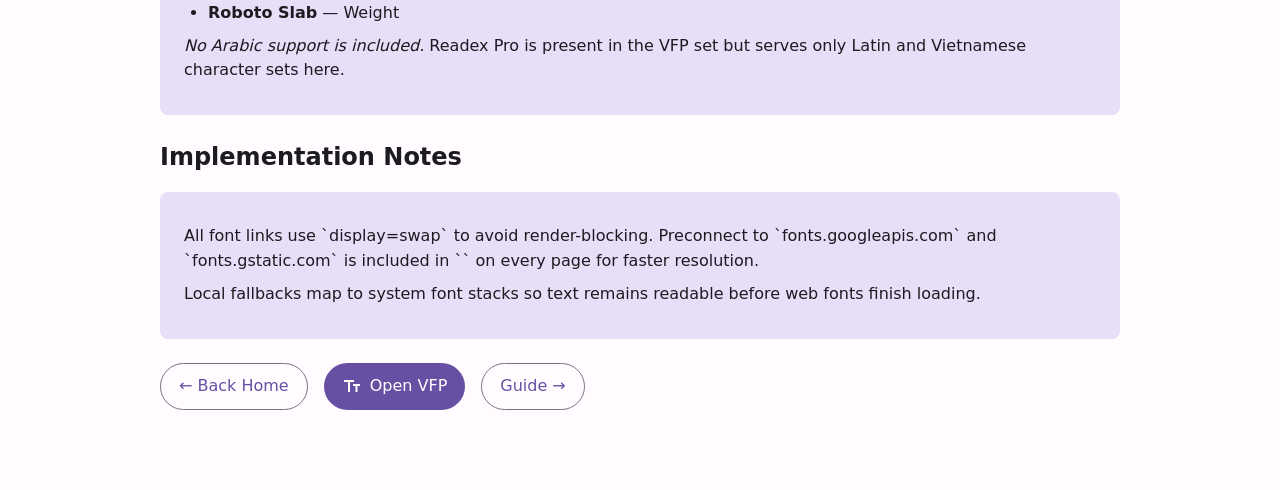
<file: fonts.html>
<!DOCTYPE html>
<html lang="en">
<head>
  <meta charset="UTF-8">
  <meta name="viewport" content="width=device-width, initial-scale=1.0">
  <meta name="description" content="Font Stack — Typefaces, axes, and writing system support">
  <title>Font Stack · Baseline UI</title>

  <!-- Core fonts only -->
  <link href="https://fonts.googleapis.com/css2?family=Google+Sans+Code:ital,wght,MONO@0,300..800,0..1;1,300..800,0..1&family=Google+Sans+Flex:opsz,slnt,wdth,wght,GRAD,ROND@6..144,-10..0,25..151,1..1000,0..100,0..100&display=swap" rel="stylesheet">
  <link rel="stylesheet" href="https://fonts.googleapis.com/css2?family=Material+Symbols+Outlined:wght@400&display=swap">
  <link rel="stylesheet" href="styles.css">
</head>
<body>

  <div class="source-notice">
    <span class="material-symbols-outlined">verified_user</span>
    <div>
      <p class="body-md"><strong>This is the original source.</strong> The name "baseline-ui" is reserved by this repository. Forks must not claim this name as their primary identity.</p>
    </div>
  </div>

  <div class="license-notice">
    <span class="material-symbols-outlined">gavel</span>
    <div>
      <p class="body-md"><strong>Protected content.</strong> Page text: CC BY-NC-ND 4.0 — no adaptations, no commercial use.</p>
    </div>
  </div>

  <header class="page-header">
    <h1 class="display-4xl">Font Stack</h1>
    <p class="body-lg" style="margin-top: 12px;">Typefaces, variable axes, and supported writing systems</p>
  </header>

  <main>
    <section>
      <h2 class="headline-lg">Overview</h2>
      <div class="card-filled">
        <p>This project uses variable fonts exclusively for consistent typography with minimal payload size. Two families load on every page; additional families load only on the Variable Font Playground page.</p>
        <p>All font resources load directly from Google Fonts via standard `@import` links. No files are hosted locally.</p>
      </div>

      <h2 class="headline-lg">Core Families</h2>

      <h3 class="title-xl">Google Sans Flex</h3>
      <div class="card-filled">
        <p><strong>Purpose:</strong> Primary sans-serif text, headings, UI elements</p>
        <p><strong>Axes:</strong></p>
        <ul>
          <li><code>opsz</code> — Optical size: 6–144</li>
          <li><code>slnt</code> — Slant: −10 to 0 (default 0)</li>
          <li><code>wdth</code> — Width: 25–151 (default 100)</li>
          <li><code>wght</code> — Weight: 1–1000 (default 400)</li>
          <li><code>GRAD</code> — Grade: −50 to 200 (default 0)</li>
          <li><code>ROND</code> — Roundness: 0–100 (default 0)</li>
        </ul>
        <p><strong>Scripts:</strong> Latin, Vietnamese</p>
      </div>

      <h3 class="title-xl">Google Sans Code</h3>
      <div class="card-filled">
        <p><strong>Purpose:</strong> Monospace code, snippets, terminal-style text</p>
        <p><strong>Axes:</strong></p>
        <ul>
          <li><code>wght</code> — Weight: 300–800 (default 400)</li>
          <li><code>ital</code> — Italic: 0 or 1 (default 0)</li>
          <li><code>MONO</code> — Monospace: 0–1 (default 1)</li>
        </ul>
        <p><strong>Scripts:</strong> Latin, Vietnamese</p>
      </div>

      <h2 class="headline-lg">VFP-Only Families</h2>
      <div class="card-filled">
        <p>These families load exclusively on the Variable Font Playground page and are not used elsewhere on the site:</p>
        <ul>
          <li><strong>Google Sans</strong> — Weight, slant, grade axes; Latin/Vietnamese only</li>
          <li><strong>Lexend</strong> — Weight axis; Latin/Vietnamese</li>
          <li><strong>Readex Pro</strong> — Weight + horizontal expansion (<code>HEXP</code> 0–100, default 0); Latin/Vietnamese</li>
          <li><strong>Roboto</strong> — Weight, width, italic</li>
          <li><strong>Roboto Mono</strong> — Weight, italic</li>
          <li><strong>Roboto Slab</strong> — Weight</li>
        </ul>
        <p><em>No Arabic support is included.</em> Readex Pro is present in the VFP set but serves only Latin and Vietnamese character sets here.</p>
      </div>

      <h2 class="headline-lg">Implementation Notes</h2>
      <div class="card-filled">
        <p>All font links use `display=swap` to avoid render-blocking. Preconnect to `fonts.googleapis.com` and `fonts.gstatic.com` is included in `<head>` on every page for faster resolution.</p>
        <p>Local fallbacks map to system font stacks so text remains readable before web fonts finish loading.</p>
      </div>

      <div class="nav-links">
        <a href="index.html" class="btn-outlined">&larr; Back Home</a>
        <a href="vfp.html" class="btn-filled">
          <span class="material-symbols-outlined" style="font-size: 20px;">text_fields</span>
          Open VFP
        </a>
        <a href="guide.html" class="btn-outlined">Guide &rarr;</a>
      </div>
    </section>
  </main>

  <nav class="nav-bar">
    <a href="index.html" class="nav-item">
      <span class="material-symbols-outlined">home</span>
      <span class="label-sm">Home</span>
    </a>
    <a href="vfp.html" class="nav-item">
      <span class="material-symbols-outlined">text_fields</span>
      <span class="label-sm">VFP</span>
    </a>
    <a href="guide.html" class="nav-item">
      <span class="material-symbols-outlined">menu_book</span>
      <span class="label-sm">Guide</span>
    </a>
    <a href="source.html" class="nav-item">
      <span class="material-symbols-outlined">code</span>
      <span class="label-sm">Source</span>
    </a>
    <a href="about.html" class="nav-item">
      <span class="material-symbols-outlined">info</span>
      <span class="label-sm">About</span>
    </a>
  </nav>

  <script src="main.js"></script>
</body>
</html>
</file>
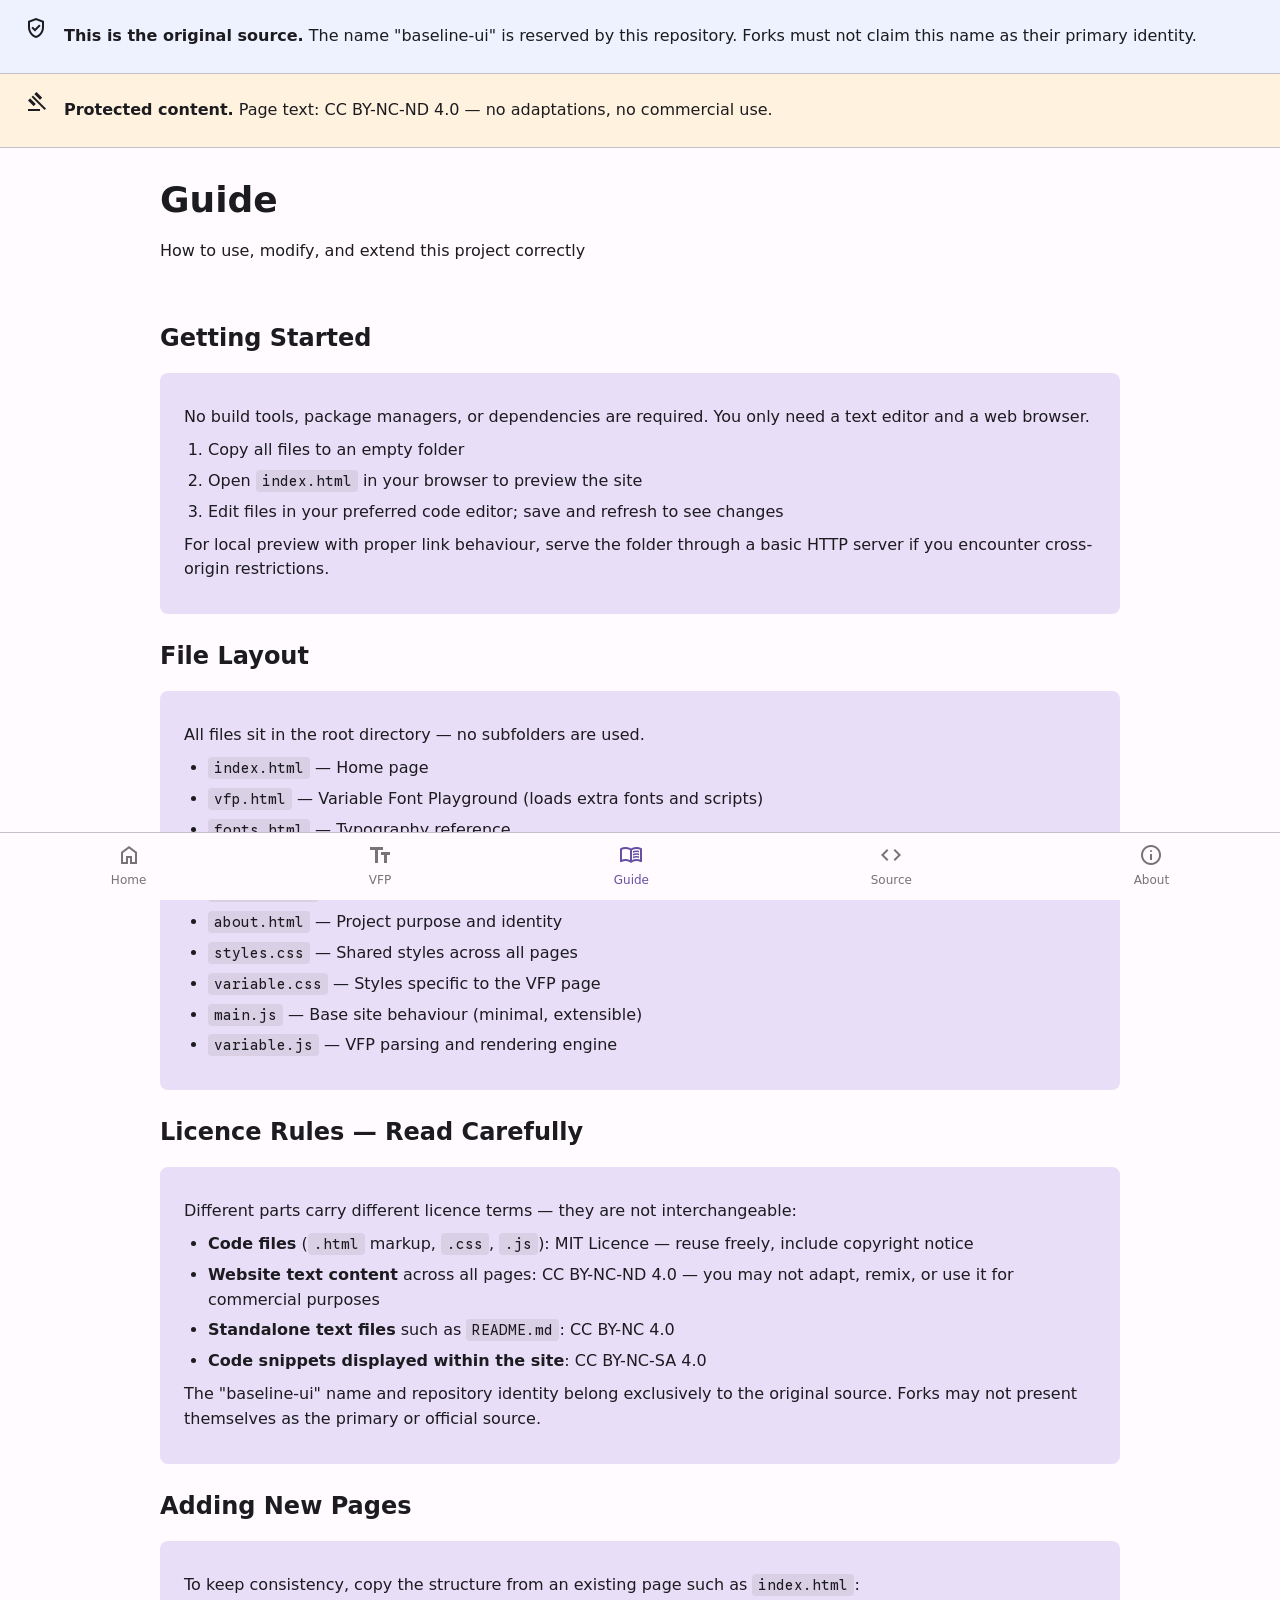
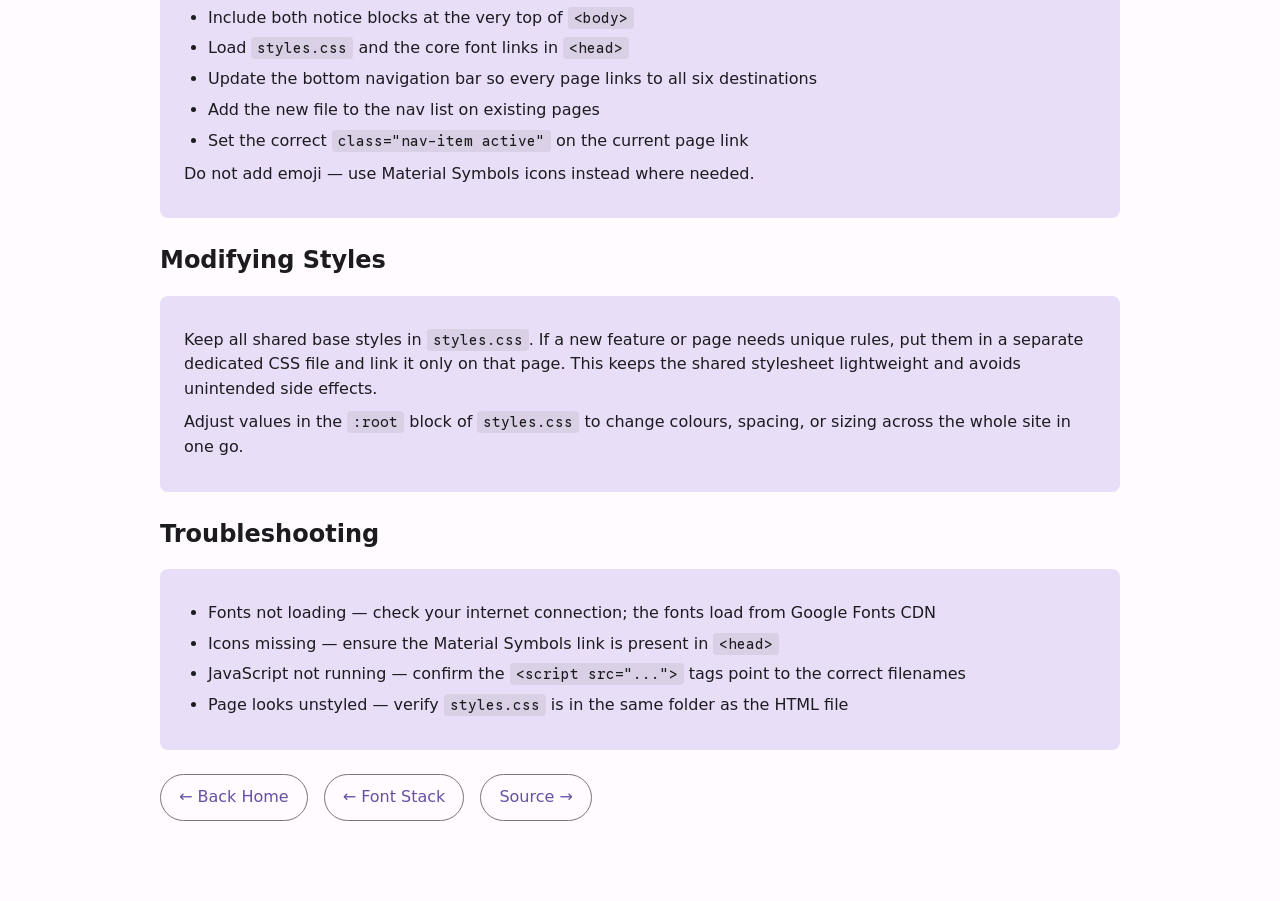
<file: guide.html>
<!DOCTYPE html>
<html lang="en">
<head>
  <meta charset="UTF-8">
  <meta name="viewport" content="width=device-width, initial-scale=1.0">
  <meta name="description" content="Guide — How to use, modify, and extend Baseline UI properly">
  <title>Guide · Baseline UI</title>

  <!-- Core fonts only -->
  <link href="https://fonts.googleapis.com/css2?family=Google+Sans+Code:ital,wght,MONO@0,300..800,0..1;1,300..800,0..1&family=Google+Sans+Flex:opsz,slnt,wdth,wght,GRAD,ROND@6..144,-10..0,25..151,1..1000,0..100,0..100&display=swap" rel="stylesheet">
  <link rel="stylesheet" href="https://fonts.googleapis.com/css2?family=Material+Symbols+Outlined:wght@400&display=swap">
  <link rel="stylesheet" href="styles.css">
</head>
<body>

  <div class="source-notice">
    <span class="material-symbols-outlined">verified_user</span>
    <div>
      <p class="body-md"><strong>This is the original source.</strong> The name "baseline-ui" is reserved by this repository. Forks must not claim this name as their primary identity.</p>
    </div>
  </div>

  <div class="license-notice">
    <span class="material-symbols-outlined">gavel</span>
    <div>
      <p class="body-md"><strong>Protected content.</strong> Page text: CC BY-NC-ND 4.0 — no adaptations, no commercial use.</p>
    </div>
  </div>

  <header class="page-header">
    <h1 class="display-4xl">Guide</h1>
    <p class="body-lg" style="margin-top: 12px;">How to use, modify, and extend this project correctly</p>
  </header>

  <main>
    <section>
      <h2 class="headline-lg">Getting Started</h2>
      <div class="card-filled">
        <p>No build tools, package managers, or dependencies are required. You only need a text editor and a web browser.</p>
        <ol>
          <li>Copy all files to an empty folder</li>
          <li>Open <code>index.html</code> in your browser to preview the site</li>
          <li>Edit files in your preferred code editor; save and refresh to see changes</li>
        </ol>
        <p>For local preview with proper link behaviour, serve the folder through a basic HTTP server if you encounter cross-origin restrictions.</p>
      </div>

      <h2 class="headline-lg">File Layout</h2>
      <div class="card-filled">
        <p>All files sit in the root directory — no subfolders are used.</p>
        <ul>
          <li><code>index.html</code> — Home page</li>
          <li><code>vfp.html</code> — Variable Font Playground (loads extra fonts and scripts)</li>
          <li><code>fonts.html</code> — Typography reference</li>
          <li><code>guide.html</code> — This page</li>
          <li><code>source.html</code> — Licence, attribution, and file list</li>
          <li><code>about.html</code> — Project purpose and identity</li>
          <li><code>styles.css</code> — Shared styles across all pages</li>
          <li><code>variable.css</code> — Styles specific to the VFP page</li>
          <li><code>main.js</code> — Base site behaviour (minimal, extensible)</li>
          <li><code>variable.js</code> — VFP parsing and rendering engine</li>
        </ul>
      </div>

      <h2 class="headline-lg">Licence Rules — Read Carefully</h2>
      <div class="card-filled">
        <p>Different parts carry different licence terms — they are not interchangeable:</p>
        <ul>
          <li><strong>Code files</strong> (<code>.html</code> markup, <code>.css</code>, <code>.js</code>): MIT Licence — reuse freely, include copyright notice</li>
          <li><strong>Website text content</strong> across all pages: CC BY-NC-ND 4.0 — you may not adapt, remix, or use it for commercial purposes</li>
          <li><strong>Standalone text files</strong> such as <code>README.md</code>: CC BY-NC 4.0</li>
          <li><strong>Code snippets displayed within the site</strong>: CC BY-NC-SA 4.0</li>
        </ul>
        <p>The "baseline-ui" name and repository identity belong exclusively to the original source. Forks may not present themselves as the primary or official source.</p>
      </div>

      <h2 class="headline-lg">Adding New Pages</h2>
      <div class="card-filled">
        <p>To keep consistency, copy the structure from an existing page such as <code>index.html</code>:</p>
        <ul>
          <li>Include both notice blocks at the very top of <code>&lt;body&gt;</code></li>
          <li>Load <code>styles.css</code> and the core font links in <code>&lt;head&gt;</code></li>
          <li>Update the bottom navigation bar so every page links to all six destinations</li>
          <li>Add the new file to the nav list on existing pages</li>
          <li>Set the correct <code>class="nav-item active"</code> on the current page link</li>
        </ul>
        <p>Do not add emoji — use Material Symbols icons instead where needed.</p>
      </div>

      <h2 class="headline-lg">Modifying Styles</h2>
      <div class="card-filled">
        <p>Keep all shared base styles in <code>styles.css</code>. If a new feature or page needs unique rules, put them in a separate dedicated CSS file and link it only on that page. This keeps the shared stylesheet lightweight and avoids unintended side effects.</p>
        <p>Adjust values in the <code>:root</code> block of <code>styles.css</code> to change colours, spacing, or sizing across the whole site in one go.</p>
      </div>

      <h2 class="headline-lg">Troubleshooting</h2>
      <div class="card-filled">
        <ul>
          <li>Fonts not loading — check your internet connection; the fonts load from Google Fonts CDN</li>
          <li>Icons missing — ensure the Material Symbols link is present in <code>&lt;head&gt;</code></li>
          <li>JavaScript not running — confirm the <code>&lt;script src="..."&gt;</code> tags point to the correct filenames</li>
          <li>Page looks unstyled — verify <code>styles.css</code> is in the same folder as the HTML file</li>
        </ul>
      </div>

      <div class="nav-links">
        <a href="index.html" class="btn-outlined">&larr; Back Home</a>
        <a href="fonts.html" class="btn-outlined">&larr; Font Stack</a>
        <a href="source.html" class="btn-outlined">Source &rarr;</a>
      </div>
    </section>
  </main>

  <nav class="nav-bar">
    <a href="index.html" class="nav-item">
      <span class="material-symbols-outlined">home</span>
      <span class="label-sm">Home</span>
    </a>
    <a href="vfp.html" class="nav-item">
      <span class="material-symbols-outlined">text_fields</span>
      <span class="label-sm">VFP</span>
    </a>
    <a href="guide.html" class="nav-item active">
      <span class="material-symbols-outlined">menu_book</span>
      <span class="label-sm">Guide</span>
    </a>
    <a href="source.html" class="nav-item">
      <span class="material-symbols-outlined">code</span>
      <span class="label-sm">Source</span>
    </a>
    <a href="about.html" class="nav-item">
      <span class="material-symbols-outlined">info</span>
      <span class="label-sm">About</span>
    </a>
  </nav>

  <script src="main.js"></script>
</body>
</html>
</file>
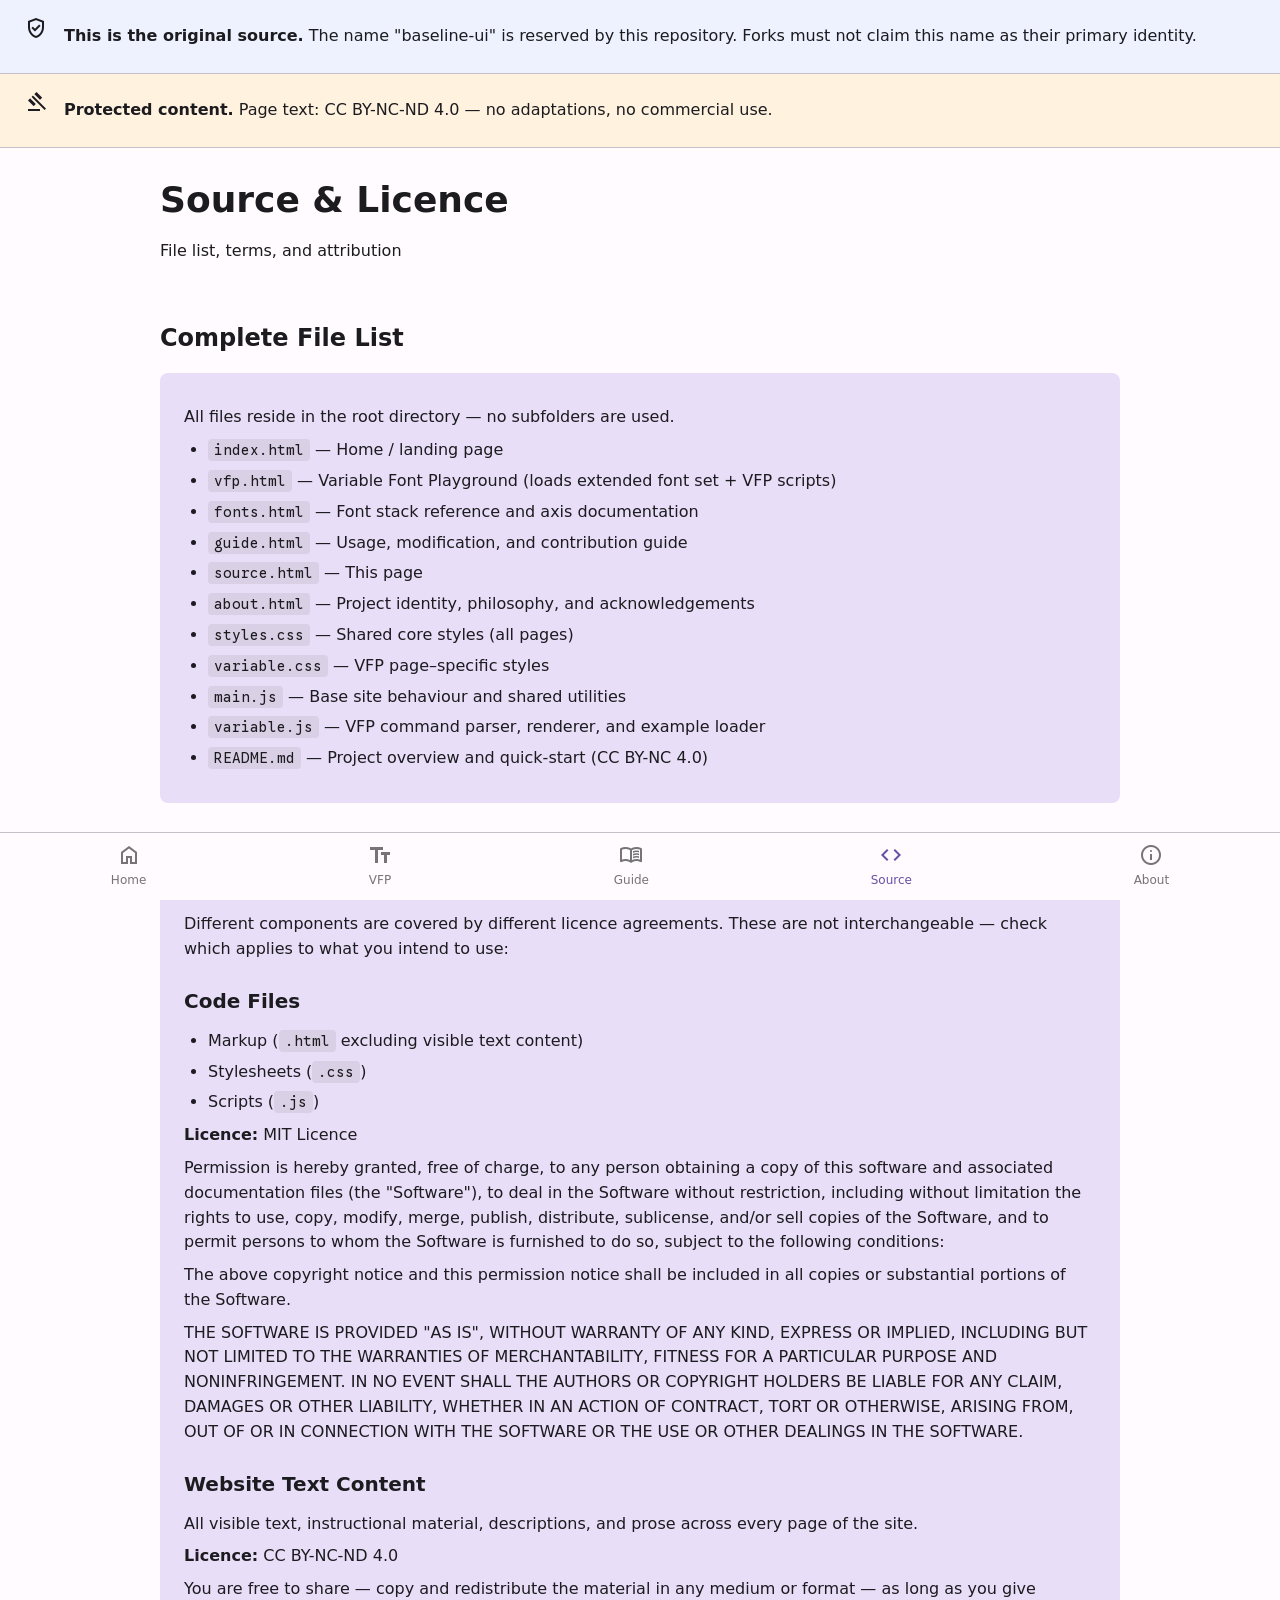
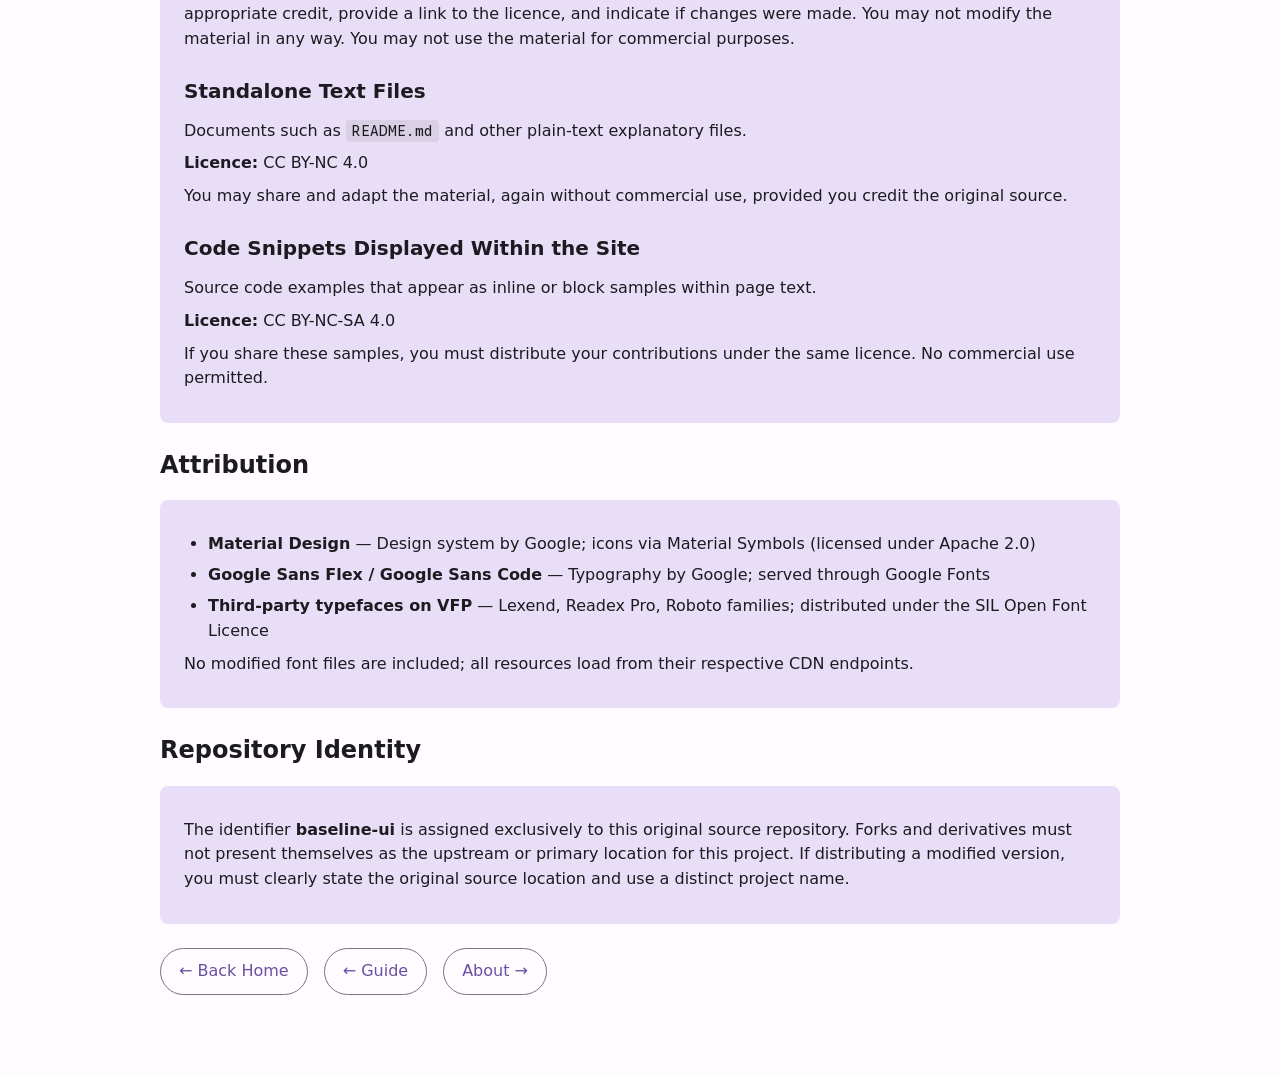
<file: source.html>
<!DOCTYPE html>
<html lang="en">
<head>
  <meta charset="UTF-8">
  <meta name="viewport" content="width=device-width, initial-scale=1.0">
  <meta name="description" content="Source — File structure, licences, and attribution">
  <title>Source · Baseline UI</title>

  <!-- Core fonts only -->
  <link href="https://fonts.googleapis.com/css2?family=Google+Sans+Code:ital,wght,MONO@0,300..800,0..1;1,300..800,0..1&family=Google+Sans+Flex:opsz,slnt,wdth,wght,GRAD,ROND@6..144,-10..0,25..151,1..1000,0..100,0..100&display=swap" rel="stylesheet">
  <link rel="stylesheet" href="https://fonts.googleapis.com/css2?family=Material+Symbols+Outlined:wght@400&display=swap">
  <link rel="stylesheet" href="styles.css">
</head>
<body>

  <div class="source-notice">
    <span class="material-symbols-outlined">verified_user</span>
    <div>
      <p class="body-md"><strong>This is the original source.</strong> The name "baseline-ui" is reserved by this repository. Forks must not claim this name as their primary identity.</p>
    </div>
  </div>

  <div class="license-notice">
    <span class="material-symbols-outlined">gavel</span>
    <div>
      <p class="body-md"><strong>Protected content.</strong> Page text: CC BY-NC-ND 4.0 — no adaptations, no commercial use.</p>
    </div>
  </div>

  <header class="page-header">
    <h1 class="display-4xl">Source & Licence</h1>
    <p class="body-lg" style="margin-top: 12px;">File list, terms, and attribution</p>
  </header>

  <main>
    <section>
      <h2 class="headline-lg">Complete File List</h2>
      <div class="card-filled">
        <p>All files reside in the root directory — no subfolders are used.</p>
        <ul>
          <li><code>index.html</code> — Home / landing page</li>
          <li><code>vfp.html</code> — Variable Font Playground (loads extended font set + VFP scripts)</li>
          <li><code>fonts.html</code> — Font stack reference and axis documentation</li>
          <li><code>guide.html</code> — Usage, modification, and contribution guide</li>
          <li><code>source.html</code> — This page</li>
          <li><code>about.html</code> — Project identity, philosophy, and acknowledgements</li>
          <li><code>styles.css</code> — Shared core styles (all pages)</li>
          <li><code>variable.css</code> — VFP page–specific styles</li>
          <li><code>main.js</code> — Base site behaviour and shared utilities</li>
          <li><code>variable.js</code> — VFP command parser, renderer, and example loader</li>
          <li><code>README.md</code> — Project overview and quick-start (CC BY-NC 4.0)</li>
        </ul>
      </div>

      <h2 class="headline-lg">Licence Breakdown</h2>
      <div class="card-filled">
        <p>Different components are covered by different licence agreements. These are not interchangeable — check which applies to what you intend to use:</p>

        <h3 class="title-xl">Code Files</h3>
        <ul>
          <li>Markup (<code>.html</code> excluding visible text content)</li>
          <li>Stylesheets (<code>.css</code>)</li>
          <li>Scripts (<code>.js</code>)</li>
        </ul>
        <p><strong>Licence:</strong> MIT Licence</p>
        <p>Permission is hereby granted, free of charge, to any person obtaining a copy of this software and associated documentation files (the "Software"), to deal in the Software without restriction, including without limitation the rights to use, copy, modify, merge, publish, distribute, sublicense, and/or sell copies of the Software, and to permit persons to whom the Software is furnished to do so, subject to the following conditions:</p>
        <p>The above copyright notice and this permission notice shall be included in all copies or substantial portions of the Software.</p>
        <p>THE SOFTWARE IS PROVIDED "AS IS", WITHOUT WARRANTY OF ANY KIND, EXPRESS OR IMPLIED, INCLUDING BUT NOT LIMITED TO THE WARRANTIES OF MERCHANTABILITY, FITNESS FOR A PARTICULAR PURPOSE AND NONINFRINGEMENT. IN NO EVENT SHALL THE AUTHORS OR COPYRIGHT HOLDERS BE LIABLE FOR ANY CLAIM, DAMAGES OR OTHER LIABILITY, WHETHER IN AN ACTION OF CONTRACT, TORT OR OTHERWISE, ARISING FROM, OUT OF OR IN CONNECTION WITH THE SOFTWARE OR THE USE OR OTHER DEALINGS IN THE SOFTWARE.</p>

        <h3 class="title-xl">Website Text Content</h3>
        <p>All visible text, instructional material, descriptions, and prose across every page of the site.</p>
        <p><strong>Licence:</strong> CC BY-NC-ND 4.0</p>
        <p>You are free to share — copy and redistribute the material in any medium or format — as long as you give appropriate credit, provide a link to the licence, and indicate if changes were made. You may not modify the material in any way. You may not use the material for commercial purposes.</p>

        <h3 class="title-xl">Standalone Text Files</h3>
        <p>Documents such as <code>README.md</code> and other plain-text explanatory files.</p>
        <p><strong>Licence:</strong> CC BY-NC 4.0</p>
        <p>You may share and adapt the material, again without commercial use, provided you credit the original source.</p>

        <h3 class="title-xl">Code Snippets Displayed Within the Site</h3>
        <p>Source code examples that appear as inline or block samples within page text.</p>
        <p><strong>Licence:</strong> CC BY-NC-SA 4.0</p>
        <p>If you share these samples, you must distribute your contributions under the same licence. No commercial use permitted.</p>
      </div>

      <h2 class="headline-lg">Attribution</h2>
      <div class="card-filled">
        <ul>
          <li><strong>Material Design</strong> — Design system by Google; icons via Material Symbols (licensed under Apache 2.0)</li>
          <li><strong>Google Sans Flex / Google Sans Code</strong> — Typography by Google; served through Google Fonts</li>
          <li><strong>Third-party typefaces on VFP</strong> — Lexend, Readex Pro, Roboto families; distributed under the SIL Open Font Licence</li>
        </ul>
        <p>No modified font files are included; all resources load from their respective CDN endpoints.</p>
      </div>

      <h2 class="headline-lg">Repository Identity</h2>
      <div class="card-filled">
        <p>The identifier <strong>baseline-ui</strong> is assigned exclusively to this original source repository. Forks and derivatives must not present themselves as the upstream or primary location for this project. If distributing a modified version, you must clearly state the original source location and use a distinct project name.</p>
      </div>

      <div class="nav-links">
        <a href="index.html" class="btn-outlined">&larr; Back Home</a>
        <a href="guide.html" class="btn-outlined">&larr; Guide</a>
        <a href="about.html" class="btn-outlined">About &rarr;</a>
      </div>
    </section>
  </main>

  <nav class="nav-bar">
    <a href="index.html" class="nav-item">
      <span class="material-symbols-outlined">home</span>
      <span class="label-sm">Home</span>
    </a>
    <a href="vfp.html" class="nav-item">
      <span class="material-symbols-outlined">text_fields</span>
      <span class="label-sm">VFP</span>
    </a>
    <a href="guide.html" class="nav-item">
      <span class="material-symbols-outlined">menu_book</span>
      <span class="label-sm">Guide</span>
    </a>
    <a href="source.html" class="nav-item active">
      <span class="material-symbols-outlined">code</span>
      <span class="label-sm">Source</span>
    </a>
    <a href="about.html" class="nav-item">
      <span class="material-symbols-outlined">info</span>
      <span class="label-sm">About</span>
    </a>
  </nav>

  <script src="main.js"></script>
</body>
</html>
</file>
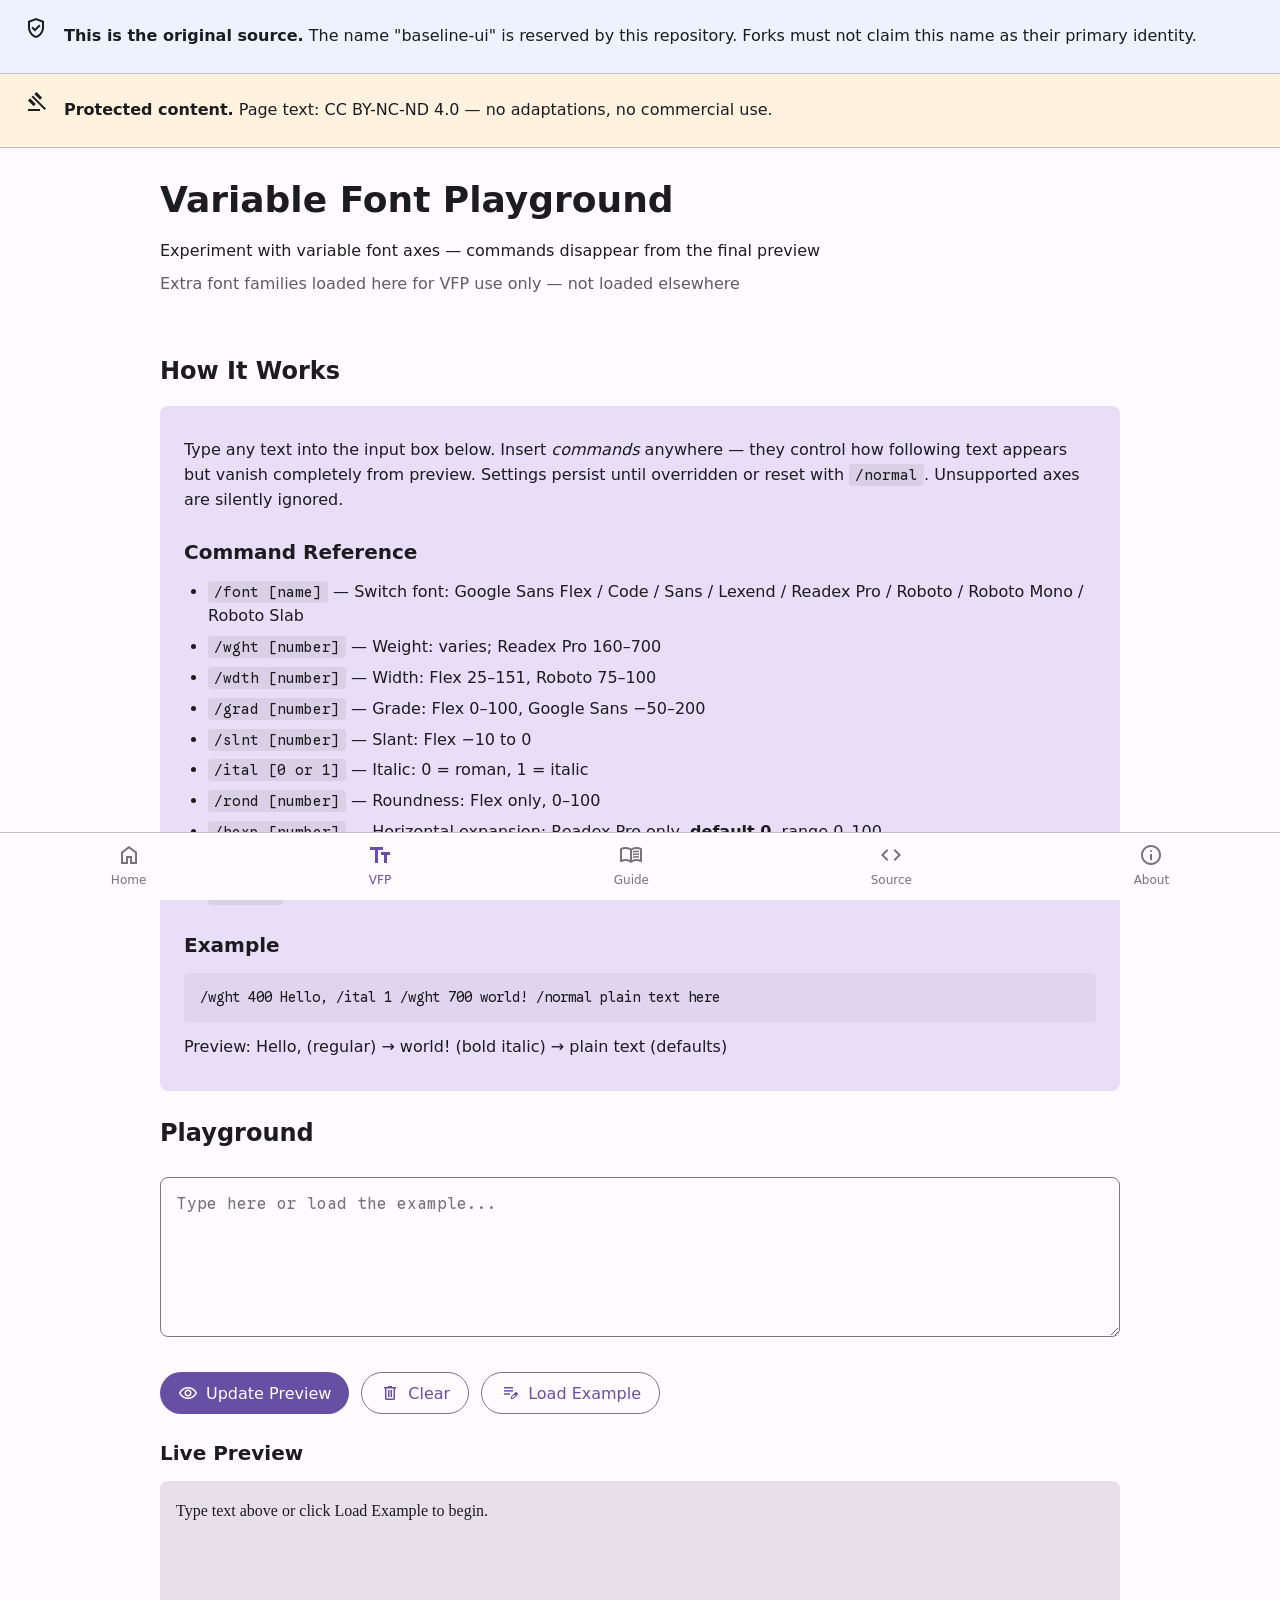
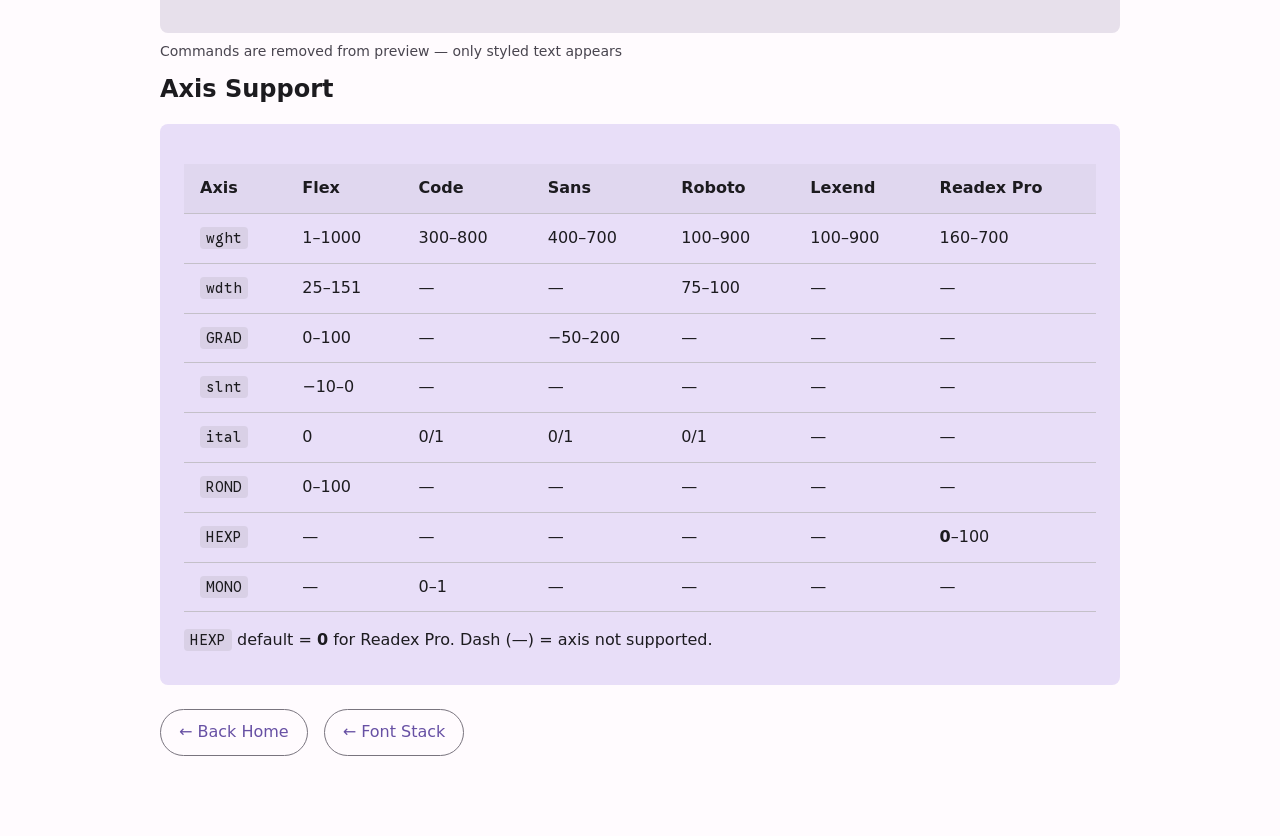
<file: vfp.html>
<!DOCTYPE html>
<html lang="en">
<head>
  <meta charset="UTF-8">
  <meta name="viewport" content="width=device-width, initial-scale=1.0">
  <meta name="description" content="Variable Font Playground — Experiment with variable font axes using inline commands">
  <title>VFP — Variable Font Playground · Baseline UI</title>

  <!-- Extended font set — VFP page only -->
  <link href="https://fonts.googleapis.com/css2?family=Google+Sans+Code:ital,wght,MONO@0,300..800,0..1;1,300..800,0..1&family=Google+Sans+Flex:opsz,slnt,wdth,wght,GRAD,ROND@6..144,-10..0,25..151,1..1000,0..100,0..100&family=Google+Sans:ital,opsz,wght,GRAD@0,17..18,400..700,-50..200;1,17..18,400..700,-50..200&family=Lexend:wght@100..900&family=Readex+Pro:wght,HEXP@160..700,0..100&family=Roboto+Mono:ital,wght@0,100..700;1,100..700&family=Roboto+Slab:wght@100..900&family=Roboto:ital,wdth,wght@0,75..100,100..900;1,75..100,100..900&display=swap" rel="stylesheet">
  <link rel="stylesheet" href="https://fonts.googleapis.com/css2?family=Material+Symbols+Outlined:wght@400&display=swap">

  <!-- Shared core + VFP-specific CSS -->
  <link rel="stylesheet" href="styles.css">
  <link rel="stylesheet" href="variable.css">
</head>
<body>

  <div class="source-notice">
    <span class="material-symbols-outlined">verified_user</span>
    <div>
      <p class="body-md"><strong>This is the original source.</strong> The name "baseline-ui" is reserved by this repository. Forks must not claim this name as their primary identity.</p>
    </div>
  </div>

  <div class="license-notice">
    <span class="material-symbols-outlined">gavel</span>
    <div>
      <p class="body-md"><strong>Protected content.</strong> Page text: CC BY-NC-ND 4.0 — no adaptations, no commercial use.</p>
    </div>
  </div>

  <header class="page-header">
    <h1 class="display-4xl">Variable Font Playground</h1>
    <p class="body-lg" style="margin-top: 12px;">Experiment with variable font axes — commands disappear from the final preview</p>
    <p class="body-sm" style="margin-top: 4px; opacity: 0.7;">Extra font families loaded here for VFP use only — not loaded elsewhere</p>
  </header>

  <main class="vfp-container">
    <section>
      <h2 class="headline-lg">How It Works</h2>
      <div class="card-filled">
        <p>Type any text into the input box below. Insert <em>commands</em> anywhere — they control how following text appears but vanish completely from preview. Settings persist until overridden or reset with <code>/normal</code>. Unsupported axes are silently ignored.</p>

        <h3 class="title-xl">Command Reference</h3>
        <div class="vfp-commands">
          <ul>
            <li><code>/font [name]</code> — Switch font: Google Sans Flex / Code / Sans / Lexend / Readex Pro / Roboto / Roboto Mono / Roboto Slab</li>
            <li><code>/wght [number]</code> — Weight: varies; Readex Pro 160–700</li>
            <li><code>/wdth [number]</code> — Width: Flex 25–151, Roboto 75–100</li>
            <li><code>/grad [number]</code> — Grade: Flex 0–100, Google Sans −50–200</li>
            <li><code>/slnt [number]</code> — Slant: Flex −10 to 0</li>
            <li><code>/ital [0 or 1]</code> — Italic: 0 = roman, 1 = italic</li>
            <li><code>/rond [number]</code> — Roundness: Flex only, 0–100</li>
            <li><code>/hexp [number]</code> — Horizontal expansion: Readex Pro only, <strong>default 0</strong>, range 0–100</li>
            <li><code>/mono [0…1]</code> — Monospace: Code only, 0 = proportional, 1 = fixed</li>
            <li><code>/normal</code> — Reset ALL axes to defaults</li>
          </ul>
        </div>

        <h3 class="title-xl">Example</h3>
        <div class="vfp-example">
/wght 400 Hello, /ital 1 /wght 700 world! /normal plain text here
        </div>
        <p>Preview: Hello, (regular) → world! (bold italic) → plain text (defaults)</p>
      </div>

      <h2 class="headline-lg">Playground</h2>
      <textarea id="vfp-input" class="vfp-textarea" placeholder="Type here or load the example..."></textarea>

      <div class="vfp-btn-row">
        <button id="vfp-render" class="btn-filled">
          <span class="material-symbols-outlined" style="font-size: 20px;">visibility</span>
          Update Preview
        </button>
        <button id="vfp-clear" class="btn-outlined">
          <span class="material-symbols-outlined" style="font-size: 20px;">delete</span>
          Clear
        </button>
        <button id="vfp-sample" class="btn-outlined">
          <span class="material-symbols-outlined" style="font-size: 20px;">edit_note</span>
          Load Example
        </button>
      </div>

      <h3 class="title-xl">Live Preview</h3>
      <div id="vfp-output" class="vfp-output">
        Type something above and click Update Preview
      </div>
      <p class="vfp-note">Commands are removed from preview — only styled text appears</p>

      <h2 class="headline-lg">Axis Support</h2>
      <div class="card-filled">
        <table>
          <tr><th>Axis</th><th>Flex</th><th>Code</th><th>Sans</th><th>Roboto</th><th>Lexend</th><th>Readex Pro</th></tr>
          <tr><td><code>wght</code></td><td>1–1000</td><td>300–800</td><td>400–700</td><td>100–900</td><td>100–900</td><td>160–700</td></tr>
          <tr><td><code>wdth</code></td><td>25–151</td><td>—</td><td>—</td><td>75–100</td><td>—</td><td>—</td></tr>
          <tr><td><code>GRAD</code></td><td>0–100</td><td>—</td><td>−50–200</td><td>—</td><td>—</td><td>—</td></tr>
          <tr><td><code>slnt</code></td><td>−10–0</td><td>—</td><td>—</td><td>—</td><td>—</td><td>—</td></tr>
          <tr><td><code>ital</code></td><td>0</td><td>0/1</td><td>0/1</td><td>0/1</td><td>—</td><td>—</td></tr>
          <tr><td><code>ROND</code></td><td>0–100</td><td>—</td><td>—</td><td>—</td><td>—</td><td>—</td></tr>
          <tr><td><code>HEXP</code></td><td>—</td><td>—</td><td>—</td><td>—</td><td>—</td><td><strong>0</strong>–100</td></tr>
          <tr><td><code>MONO</code></td><td>—</td><td>0–1</td><td>—</td><td>—</td><td>—</td><td>—</td></tr>
        </table>
        <p style="margin-top: 16px;"><code>HEXP</code> default = <strong>0</strong> for Readex Pro. Dash (—) = axis not supported.</p>
      </div>
    </section>

    <div class="nav-links">
      <a href="index.html" class="btn-outlined">&larr; Back Home</a>
      <a href="fonts.html" class="btn-outlined">&larr; Font Stack</a>
    </div>
  </main>

  <nav class="nav-bar">
    <a href="index.html" class="nav-item">
      <span class="material-symbols-outlined">home</span>
      <span class="label-sm">Home</span>
    </a>
    <a href="vfp.html" class="nav-item active">
      <span class="material-symbols-outlined">text_fields</span>
      <span class="label-sm">VFP</span>
    </a>
    <a href="guide.html" class="nav-item">
      <span class="material-symbols-outlined">menu_book</span>
      <span class="label-sm">Guide</span>
    </a>
    <a href="source.html" class="nav-item">
      <span class="material-symbols-outlined">code</span>
      <span class="label-sm">Source</span>
    </a>
    <a href="about.html" class="nav-item">
      <span class="material-symbols-outlined">info</span>
      <span class="label-sm">About</span>
    </a>
  </nav>

  <script src="main.js"></script>
  <script src="variable.js"></script>
</body>
</html>
</file>
<file: styles.css>
/* Baseline UI — Shared Core Styles
 * License: MIT License
 */

:root {
  /* Spacing scale */
  --space-xs: 0.5rem;
  --space-sm: 0.75rem;
  --space-md: 1rem;
  --space-lg: 1.5rem;

  /* Typography scale */
  --font-xs: 0.75rem;
  --font-sm: 0.875rem;
  --font-base: 1rem;
  --font-lg: 1.125rem;
  --font-xl: 1.25rem;
  --font-2xl: 1.5rem;
  --font-4xl: 2.25rem;

  /* Radius */
  --radius-sm: 4px;
  --radius-md: 8px;
  --radius-pill: 9999px;

  /* Font stacks */
  --font-sans: "Google Sans Flex", system-ui, -apple-system, sans-serif;
  --font-mono: "Google Sans Code", Consolas, monospace;

  /* LIGHT THEME — Default */
  --md-sys-color-primary: #6750a4;
  --md-sys-color-on-primary: #ffffff;
  --md-sys-color-surface: #fffbfe;
  --md-sys-color-surface-variant: #e7e0eb;
  --md-sys-color-on-surface: #1c1b1f;
  --md-sys-color-on-surface-variant: #49454f;
  --md-sys-color-outline: #79747e;
  --md-sys-color-outline-variant: #c4c0c9;
  --md-sys-color-secondary-container: #e8def8;
  --notice-source: #eef2ff;
  --notice-license: #fff3e0;
}

/* DARK THEME — Applied via class on <html> */
:root.dark {
  --md-sys-color-primary: #d0bcff;
  --md-sys-color-on-primary: #381e72;
  --md-sys-color-surface: #141218;
  --md-sys-color-surface-variant: #49454f;
  --md-sys-color-on-surface: #e6e1e5;
  --md-sys-color-on-surface-variant: #c9c5d0;
  --md-sys-color-outline: #938f99;
  --md-sys-color-outline-variant: #49454f;
  --md-sys-color-secondary-container: #4a4458;
  --notice-source: #1f1f2e;
  --notice-license: #2e2719;
}

body {
  margin: 0;
  font-family: var(--font-sans);
  background-color: var(--md-sys-color-surface);
  color: var(--md-sys-color-on-surface);
  line-height: 1.55;
  transition: background-color 0.25s ease, color 0.25s ease;
}

/* Notices */
.source-notice, .license-notice {
  display: flex;
  gap: var(--space-md);
  align-items: flex-start;
  padding: var(--space-md) var(--space-lg);
  border-bottom: 1px solid var(--md-sys-color-outline-variant);
}
.source-notice { background-color: var(--notice-source); }
.license-notice { background-color: var(--notice-license); }
.material-symbols-outlined { flex-shrink: 0; }

/* Header & Text */
.page-header {
  padding: var(--space-lg);
  max-width: 960px;
  margin: 0 auto;
}
h1.display-4xl { font-size: var(--font-4xl); font-weight: 700; margin: 0; }
h2.headline-lg { font-size: var(--font-2xl); font-weight: 600; margin: 0 0 var(--space-md); }
h3.title-xl { font-size: var(--font-xl); font-weight: 600; margin: var(--space-lg) 0 var(--space-sm); }
p { margin: 0.5rem 0; }

/* Cards */
.card-filled {
  padding: var(--space-lg);
  background-color: var(--md-sys-color-secondary-container);
  border-radius: var(--radius-md);
  margin-bottom: var(--space-lg);
}

/* Buttons */
.btn-filled, .btn-outlined {
  display: inline-flex;
  align-items: center;
  gap: 8px;
  padding: 10px 18px;
  border-radius: var(--radius-pill);
  font-family: inherit;
  font-size: var(--font-base);
  cursor: pointer;
  border: none;
  text-decoration: none;
  transition: opacity 0.2s;
}
.btn-filled:hover, .btn-outlined:hover { opacity: 0.9; }
.btn-filled { background-color: var(--md-sys-color-primary); color: var(--md-sys-color-on-primary); }
.btn-outlined { background: transparent; color: var(--md-sys-color-primary); border: 1px solid var(--md-sys-color-outline); }

/* Theme Toggle */
.theme-toggle {
  position: absolute;
  top: var(--space-md);
  right: var(--space-md);
  z-index: 10;
}
.theme-btn {
  display: flex;
  align-items: center;
  gap: 6px;
  padding: 8px 14px;
  border-radius: var(--radius-pill);
  border: 1px solid var(--md-sys-color-outline-variant);
  background: var(--md-sys-color-surface-variant);
  color: var(--md-sys-color-on-surface);
  font-family: inherit;
  font-size: var(--font-sm);
  cursor: pointer;
}

/* Navigation */
.nav-links {
  display: flex;
  gap: var(--space-md);
  flex-wrap: wrap;
  margin-top: var(--space-lg);
}
.nav-bar {
  position: fixed;
  bottom: 0;
  left: 0;
  right: 0;
  display: flex;
  justify-content: space-around;
  padding: 10px 0;
  background-color: var(--md-sys-color-surface);
  border-top: 1px solid var(--md-sys-color-outline-variant);
}
.nav-item {
  display: flex;
  flex-direction: column;
  align-items: center;
  gap: 4px;
  color: var(--md-sys-color-on-surface);
  text-decoration: none;
  opacity: 0.6;
  font-size: var(--font-xs);
}
.nav-item.active { opacity: 1; color: var(--md-sys-color-primary); }

/* Main */
main {
  max-width: 960px;
  margin: 0 auto;
  padding: var(--space-lg);
  padding-bottom: 80px;
  position: relative;
}

/* Inline Code */
code {
  font-family: var(--font-mono);
  background-color: rgba(128,128,128,0.15);
  padding: 2px 6px;
  border-radius: var(--radius-sm);
  font-size: 0.9em;
}
.dark code { background-color: rgba(255,255,255,0.1); }

/* ✅ PROPER TABLE SUPPORT */
table {
  width: 100%;
  border-collapse: collapse;
  margin: 1rem 0;
}
th, td {
  padding: 12px 16px;
  text-align: left;
  border-bottom: 1px solid var(--md-sys-color-outline-variant);
}
th {
  font-weight: 600;
  background-color: rgba(128,128,128,0.08);
}
.dark th { background-color: rgba(255,255,255,0.05); }
tr:hover { background-color: rgba(128,128,128,0.04); }
.dark tr:hover { background-color: rgba(255,255,255,0.03); }

/* Lists */
ul, ol { margin: 0.5rem 0; padding-left: 1.5rem; }
li { margin-bottom: 0.375rem; }
</file>
<file: variable.css>
/* Baseline UI — VFP Page-Specific Styles
 * Applies only to vfp.html
 * License: MIT License
 */

/* Input textarea */
.vfp-textarea {
  width: 100%;
  min-height: 160px;
  padding: 14px 16px;
  border: 1px solid var(--md-sys-color-outline);
  border-radius: var(--radius-md);
  font-family: var(--font-mono);
  font-size: var(--font-base);
  line-height: 1.6;
  background-color: var(--md-sys-color-surface);
  color: var(--md-sys-color-on-surface);
  resize: vertical;
  box-sizing: border-box;
  margin: 8px 0 16px;
}

.vfp-textarea:focus {
  outline: 2px solid var(--md-sys-color-primary);
  outline-offset: -1px;
  border-color: var(--md-sys-color-primary);
}

/* Preview output area */
.vfp-output {
  min-height: 120px;
  padding: 16px;
  border-radius: var(--radius-md);
  background-color: var(--md-sys-color-surface-variant);
  color: var(--md-sys-color-on-surface);
  line-height: 1.8;
  margin: 8px 0;
  white-space: pre-wrap;
  word-break: break-word;
}

/* Command row button container */
.vfp-btn-row {
  display: flex;
  gap: 12px;
  flex-wrap: wrap;
  margin: 12px 0 20px;
}

/* Syntax example block */
.vfp-example {
  font-family: var(--font-mono);
  background-color: rgba(0,0,0,0.04);
  padding: 12px 16px;
  border-radius: var(--radius-sm);
  font-size: var(--font-sm);
  line-height: 1.8;
  margin: 12px 0;
  overflow-x: auto;
}

/* Axis table spacing */
.vfp-axis-table {
  width: 100%;
  border-collapse: collapse;
  margin-top: 12px;
}

.vfp-axis-table th,
.vfp-axis-table td {
  padding: 10px 12px;
  text-align: left;
  border-bottom: 1px solid var(--md-sys-color-outline-variant);
}

.vfp-axis-table th {
  font-weight: 600;
  background-color: rgba(0,0,0,0.04);
}

/* Note text below preview */
.vfp-note {
  font-size: var(--font-sm);
  color: var(--md-sys-color-on-surface-variant);
  margin-top: 8px;
}
</file>
